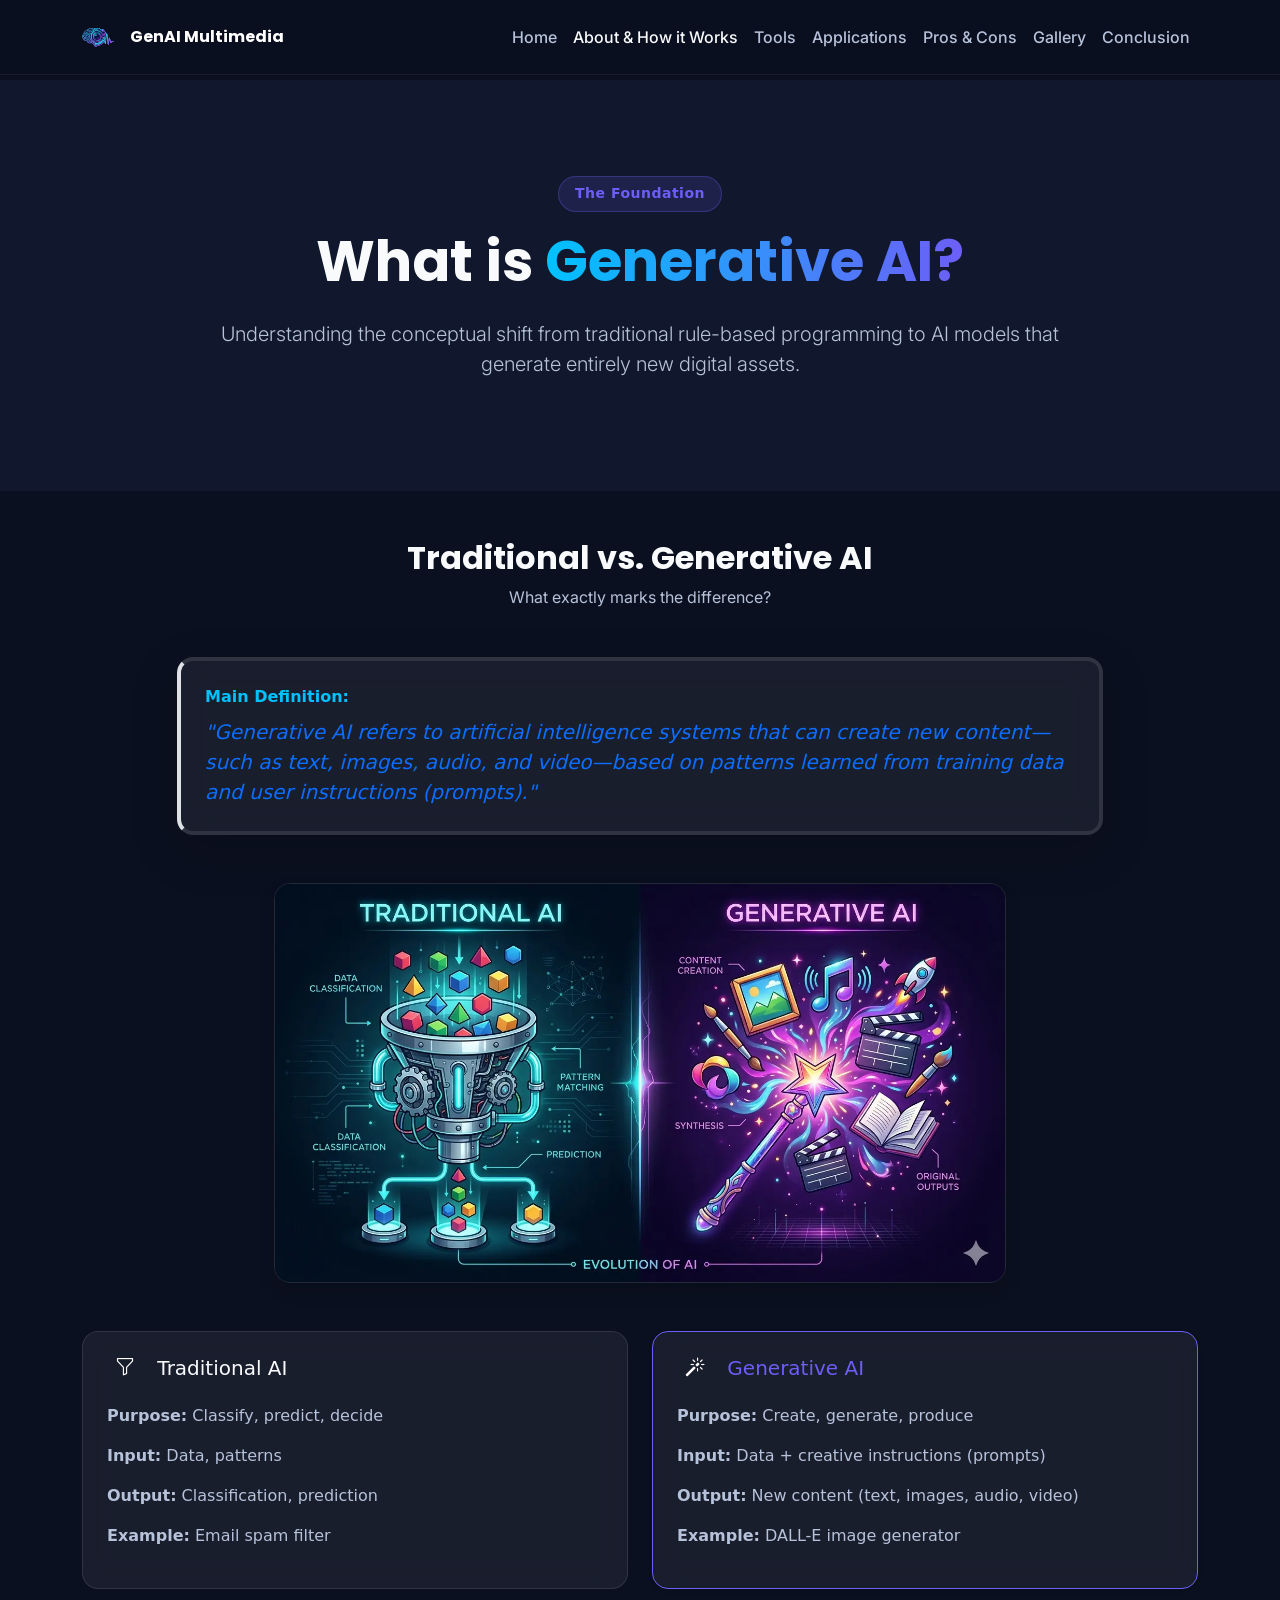
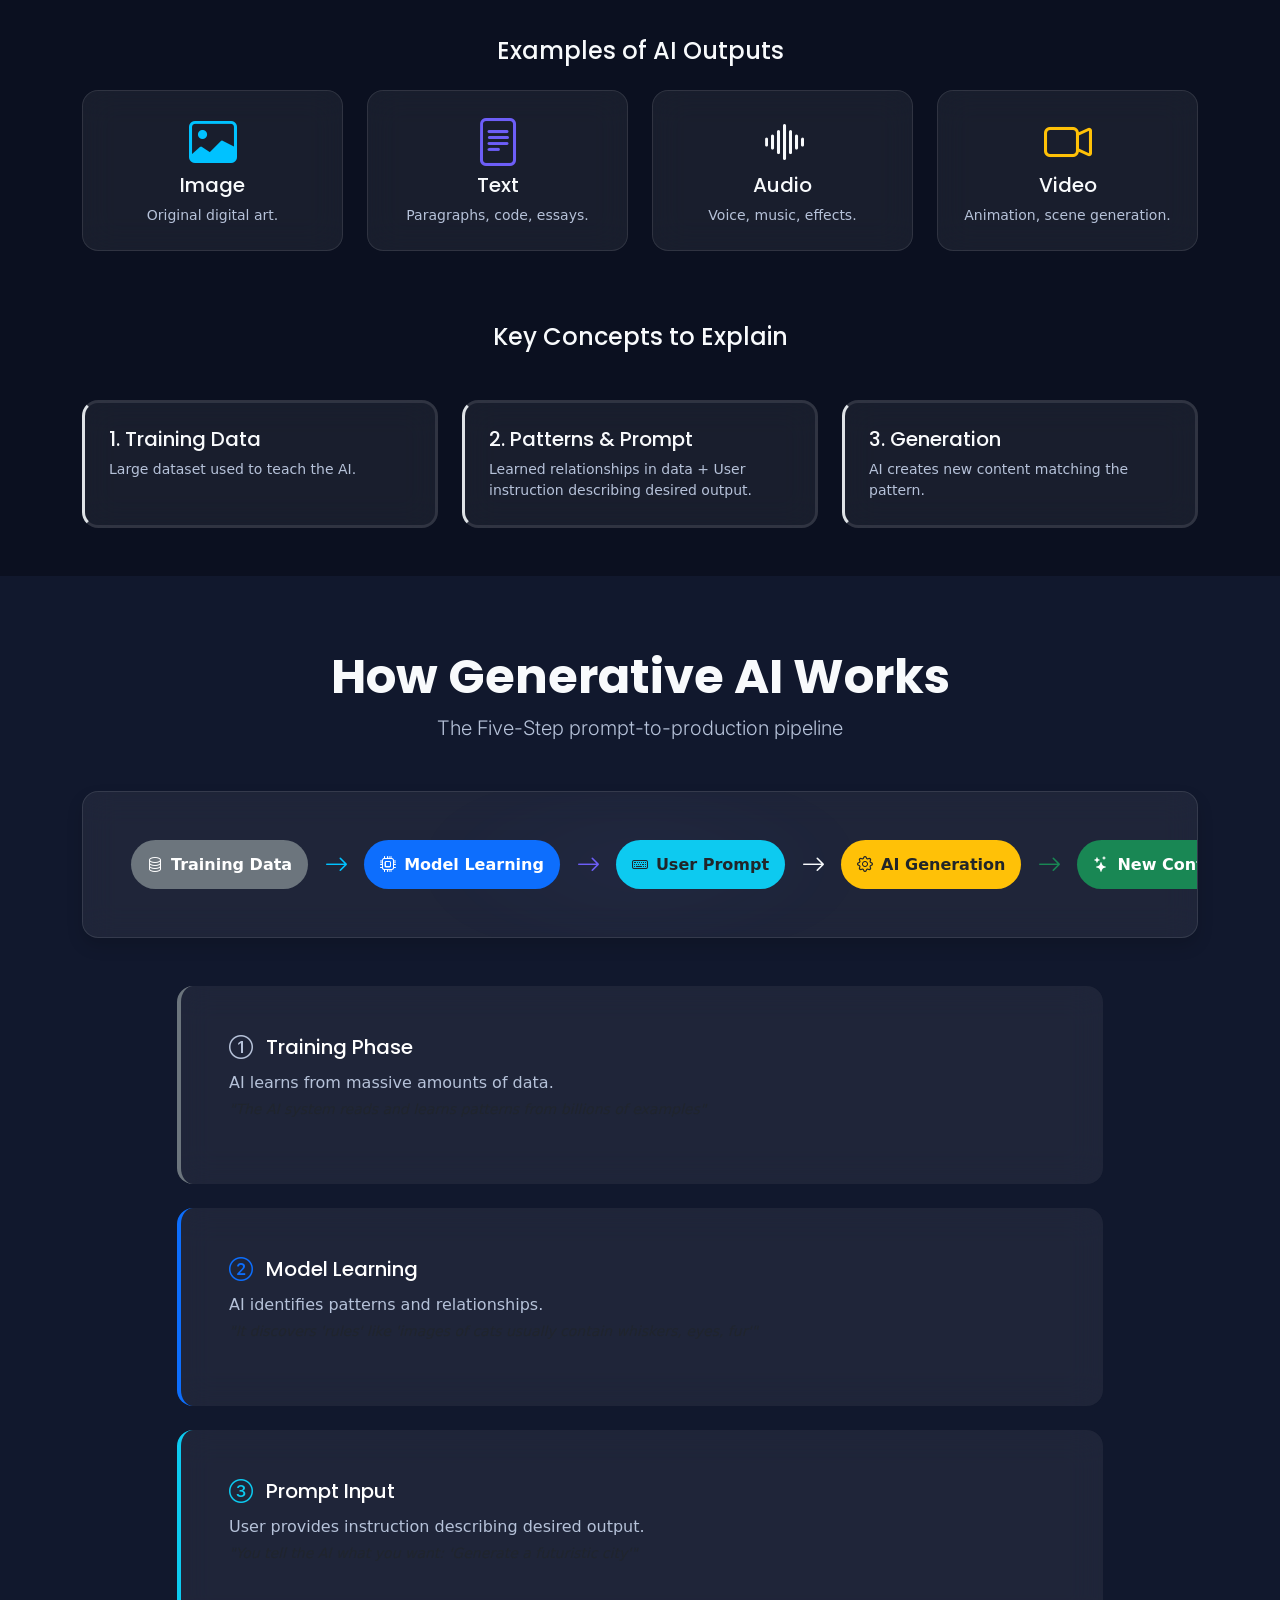
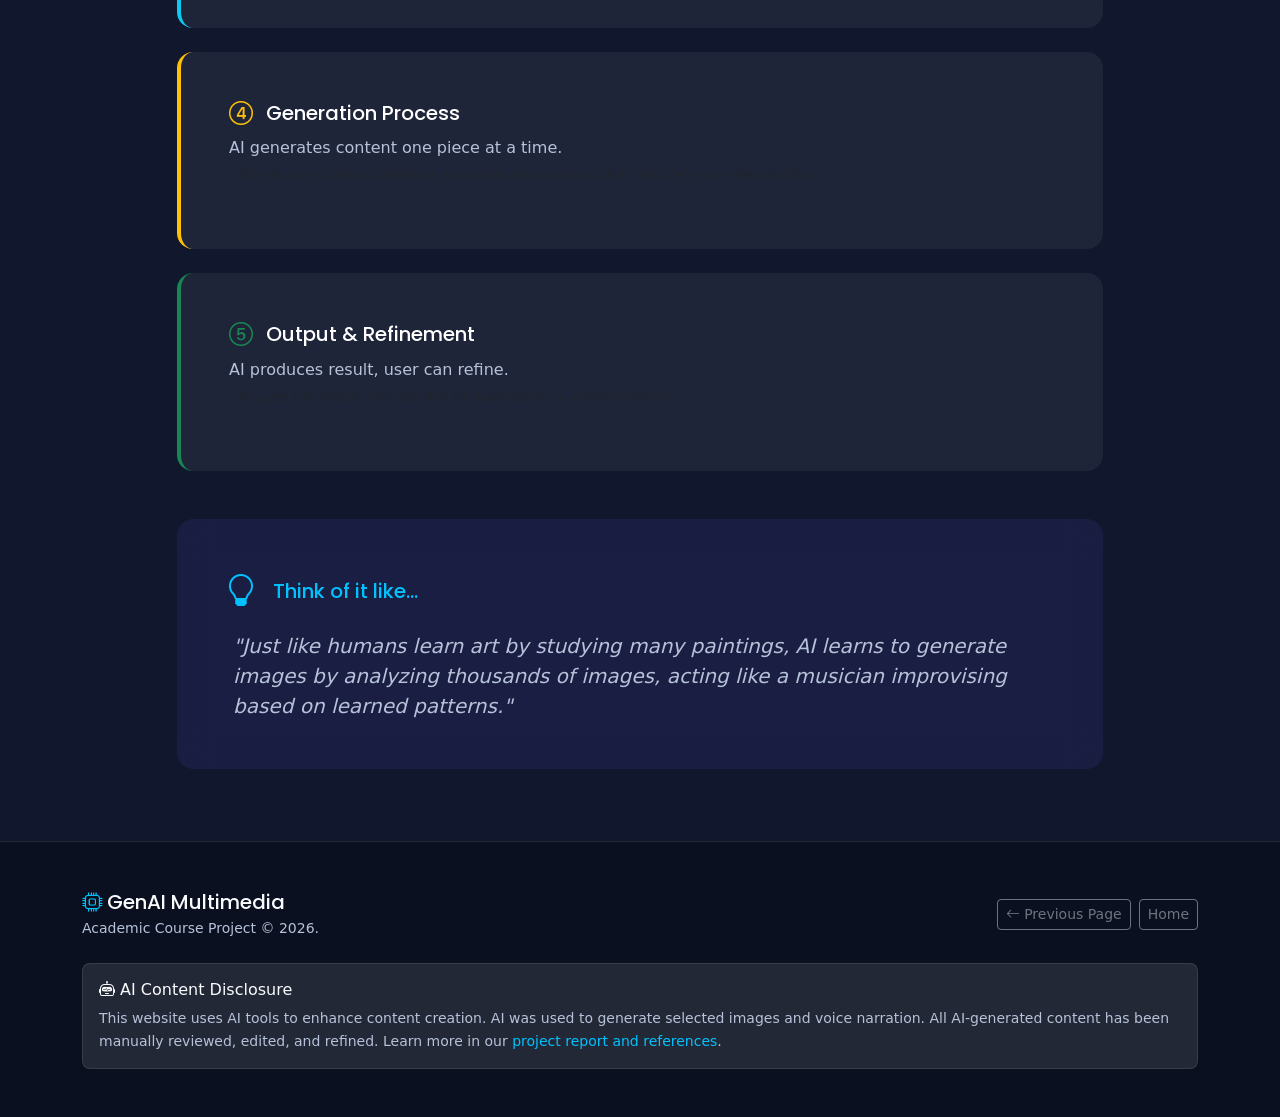
<file: about.html>
<!DOCTYPE html>
<html lang="en">

<head>
    <meta charset="UTF-8">
    <meta name="viewport" content="width=device-width, initial-scale=1.0">
    <title>About | Generative AI in Multimedia Systems</title>
    <link rel="icon" type="image/x-icon" href="./assets/images/logo/logo.svg">
    <link
        href="https://fonts.googleapis.com/css2?family=Inter:wght@300;400;500;600&family=Poppins:wght@500;600;700;800&display=swap"
        rel="stylesheet">
    <link href="https://cdn.jsdelivr.net/npm/bootstrap@5.3.2/dist/css/bootstrap.min.css" rel="stylesheet">
    <link rel="stylesheet" href="https://cdn.jsdelivr.net/npm/bootstrap-icons@1.11.1/font/bootstrap-icons.css">
    <link href="https://cdn.jsdelivr.net/npm/aos@2.3.4/dist/aos.css" rel="stylesheet">

    <link rel="stylesheet" href="assets/css/utilities.css">
    <link rel="stylesheet" href="assets/css/main.css">
    <link rel="stylesheet" href="assets/css/animations.css">
</head>

<body class="dark-theme d-flex flex-column min-vh-100">

    <!-- Navigation -->
    <nav class="navbar navbar-expand-lg navbar-dark fixed-top custom-navbar" id="mainNav">
        <div class="container">
            <a class="navbar-brand d-flex align-items-center" href="index.html">
                <img src="assets/images/logo/logo.svg" alt="Logo" class="me-2 me-md-3"
                    style="width: 32px; height: 32px; object-fit: contain;">
                <span class="font-poppins fw-bold fs-6 fs-md-5">GenAI Multimedia</span>
            </a>
            <button class="navbar-toggler border-0 px-2 py-1" type="button" data-bs-toggle="collapse"
                data-bs-target="#navbarNav" aria-controls="navbarNav" aria-expanded="false"
                aria-label="Toggle navigation">
                <span class="navbar-toggler-icon"></span>
            </button>
            <div class="collapse navbar-collapse mt-3 mt-lg-0" id="navbarNav">
                <ul class="navbar-nav ms-auto font-inter text-center text-lg-start">
                    <li class="nav-item"><a class="nav-link py-2 py-lg-0" href="index.html">Home</a></li>
                    <li class="nav-item"><a class="nav-link py-2 py-lg-0" href="about.html">About & How it Works</a>
                    </li>
                    <li class="nav-item"><a class="nav-link py-2 py-lg-0" href="tools.html">Tools</a></li>
                    <li class="nav-item"><a class="nav-link py-2 py-lg-0" href="applications.html">Applications</a></li>
                    <li class="nav-item"><a class="nav-link py-2 py-lg-0" href="ethics.html">Pros & Cons</a></li>
                    <li class="nav-item"><a class="nav-link py-2 py-lg-0" href="gallery.html">Gallery</a></li>
                    <li class="nav-item"><a class="nav-link py-2 py-lg-0" href="credits.html">Conclusion</a></li>
                </ul>
            </div>
        </div>
    </nav>

    <!-- Header Banner -->
    <header class="py-96 glass-section position-relative" style="margin-top: 80px;">
        <div class="container text-center">
            <div class="badge-custom mb-3" data-aos="fade-down">The Foundation</div>
            <h1 class="display-4 font-poppins fw-bold" data-aos="fade-up">What is <span class="text-gradient">Generative
                    AI?</span></h1>
            <p class="lead text-secondary max-w-reading mt-4 font-inter" data-aos="fade-up" data-aos-delay="100">
                Understanding the conceptual shift from traditional rule-based programming to AI models that generate
                entirely new digital assets.
            </p>
        </div>
    </header>

    <!-- Definition & Comparison -->
    <section class="py-5" id="definition">
        <div class="container">
            <div class="text-center mb-5" data-aos="zoom-in">
                <h2 class="font-poppins fw-bold">Traditional vs. Generative AI</h2>
                <p class="text-secondary font-inter">What exactly marks the difference?</p>
            </div>
            <div class="row mb-5">
                <div class="col-lg-10 mx-auto">
                    <div class="glass-card p-4 border-start border-4 border-accent-cyan shadow-lg" data-aos="fade-up">
                        <p class="mb-2 text-accent-cyan fw-bold">Main Definition:</p>
                        <p class="lead text-primary fst-italic mb-0">"Generative AI refers to artificial intelligence
                            systems that can create new content—such as text, images, audio, and video—based on patterns
                            learned from training data and user instructions (prompts)."</p>
                    </div>
                </div>
            </div>

            <div class="row mb-5">
                <div class="col-lg-10 mx-auto text-center" data-aos="fade-up" data-aos-delay="100">
                    <img src="assets/images/sections/traditional-vs-genai.webp"
                        alt="Traditional vs Generative AI Diagram"
                        class="img-fluid rounded-4 shadow border border-secondary border-opacity-25"
                        style="max-height: 400px; object-fit: contain;">
                </div>
            </div>

            <!-- Comparison Table / Layout -->
            <div class="row align-items-center mb-5 g-4">
                <div class="col-lg-6" data-aos="fade-right">
                    <div class="glass-card p-4 border-light-subtle h-100">
                        <h4 class="h5 text-accent-teal"><i
                                class="bi bi-funnel text-white bg-accent-teal rounded-circle p-2 fs-5 me-2"></i>
                            Traditional AI</h4>
                        <ul class="list-unstyled text-secondary mt-4">
                            <li class="mb-3"><strong>Purpose:</strong> Classify, predict, decide</li>
                            <li class="mb-3"><strong>Input:</strong> Data, patterns</li>
                            <li class="mb-3"><strong>Output:</strong> Classification, prediction</li>
                            <li><strong>Example:</strong> Email spam filter</li>
                        </ul>
                    </div>
                </div>
                <div class="col-lg-6" data-aos="fade-left">
                    <div class="glass-card p-4 border-light-subtle h-100 shadow-sm"
                        style="border-color: var(--accent-purple) !important;">
                        <h4 class="h5 text-accent-purple"><i
                                class="bi bi-magic text-white bg-accent-purple rounded-circle p-2 fs-5 me-2"></i>
                            Generative AI</h4>
                        <ul class="list-unstyled text-secondary mt-4">
                            <li class="mb-3"><strong>Purpose:</strong> Create, generate, produce</li>
                            <li class="mb-3"><strong>Input:</strong> Data + creative instructions (prompts)</li>
                            <li class="mb-3"><strong>Output:</strong> New content (text, images, audio, video)</li>
                            <li><strong>Example:</strong> DALL-E image generator</li>
                        </ul>
                    </div>
                </div>
            </div>

            <!-- Output Types Examples -->
            <h3 class="font-poppins h4 text-center mt-5 mb-4" data-aos="fade-up">Examples of AI Outputs</h3>
            <div class="row g-4 text-center mb-5">
                <div class="col-md-3 col-sm-6" data-aos="fade-up" data-aos-delay="50">
                    <div class="glass-card p-4 h-100 feature-card">
                        <i class="bi bi-image display-5 text-accent-cyan mb-3"></i>
                        <h5 class="font-poppins">Image</h5>
                        <p class="small text-secondary mb-0">Original digital art.</p>
                    </div>
                </div>
                <div class="col-md-3 col-sm-6" data-aos="fade-up" data-aos-delay="100">
                    <div class="glass-card p-4 h-100 feature-card">
                        <i class="bi bi-file-text display-5 text-accent-purple mb-3"></i>
                        <h5 class="font-poppins">Text</h5>
                        <p class="small text-secondary mb-0">Paragraphs, code, essays.</p>
                    </div>
                </div>
                <div class="col-md-3 col-sm-6" data-aos="fade-up" data-aos-delay="150">
                    <div class="glass-card p-4 h-100 feature-card">
                        <i class="bi bi-soundwave display-5 text-accent-teal mb-3"></i>
                        <h5 class="font-poppins">Audio</h5>
                        <p class="small text-secondary mb-0">Voice, music, effects.</p>
                    </div>
                </div>
                <div class="col-md-3 col-sm-6" data-aos="fade-up" data-aos-delay="200">
                    <div class="glass-card p-4 h-100 feature-card">
                        <i class="bi bi-camera-video display-5 text-warning mb-3"></i>
                        <h5 class="font-poppins">Video</h5>
                        <p class="small text-secondary mb-0">Animation, scene generation.</p>
                    </div>
                </div>
            </div>

            <!-- Key Concepts -->
            <div class="row mt-5 g-4">
                <div class="col-12" data-aos="fade-up">
                    <h3 class="font-poppins h4 mb-4 text-center">Key Concepts to Explain</h3>
                </div>
                <div class="col-lg-4 col-md-6" data-aos="fade-up" data-aos-delay="100">
                    <div class="glass-card p-4 h-100 border-start border-3 border-accent-cyan">
                        <h5 class="font-poppins">1. Training Data</h5>
                        <p class="small text-secondary mb-0">Large dataset used to teach the AI.</p>
                    </div>
                </div>
                <div class="col-lg-4 col-md-6" data-aos="fade-up" data-aos-delay="200">
                    <div class="glass-card p-4 h-100 border-start border-3 border-accent-purple">
                        <h5 class="font-poppins">2. Patterns & Prompt</h5>
                        <p class="small text-secondary mb-0">Learned relationships in data + User instruction describing
                            desired output.</p>
                    </div>
                </div>
                <div class="col-lg-4 col-md-12" data-aos="fade-up" data-aos-delay="300">
                    <div class="glass-card p-4 h-100 border-start border-3 border-accent-teal">
                        <h5 class="font-poppins">3. Generation</h5>
                        <p class="small text-secondary mb-0">AI creates new content matching the pattern.</p>
                    </div>
                </div>
            </div>
        </div>
    </section>

    <!-- How It Works Step-by-Step Info -->
    <section class="py-5 glass-section" id="how-it-works">
        <div class="container py-4">
            <div class="text-center mb-5" data-aos="zoom-in">
                <h2 class="font-poppins fw-bold display-5">How Generative AI Works</h2>
                <p class="text-secondary font-inter lead">The Five-Step prompt-to-production pipeline</p>
            </div>

            <!-- Process Overview Diagram -->
            <div class="row mb-5 justify-content-center" data-aos="fade-up">
                <div class="col-lg-12">
                    <div
                        class="glass-card p-4 p-md-5 border-light-subtle shadow text-center position-relative overflow-hidden">
                        <div class="glow-orb"
                            style="top: 50%; left: 50%; transform: translate(-50%, -50%); opacity: 0.1;"></div>
                        <div
                            class="d-flex flex-column flex-lg-row justify-content-between align-items-center position-relative z-1 gap-3">
                            <span class="badge bg-secondary p-3 fs-6 rounded-pill d-flex align-items-center"><i
                                    class="bi bi-database me-2"></i> Training Data</span>
                            <i class="bi bi-arrow-right d-none d-lg-inline fs-4 text-accent-cyan"></i>
                            <i class="bi bi-arrow-down d-lg-none fs-4 text-accent-cyan"></i>
                            <span class="badge bg-primary p-3 fs-6 rounded-pill d-flex align-items-center"><i
                                    class="bi bi-cpu me-2"></i> Model Learning</span>
                            <i class="bi bi-arrow-right d-none d-lg-inline fs-4 text-accent-purple"></i>
                            <i class="bi bi-arrow-down d-lg-none fs-4 text-accent-purple"></i>
                            <span class="badge bg-info text-dark p-3 fs-6 rounded-pill d-flex align-items-center"><i
                                    class="bi bi-keyboard me-2"></i> User Prompt</span>
                            <i class="bi bi-arrow-right d-none d-lg-inline fs-4 text-accent-teal"></i>
                            <i class="bi bi-arrow-down d-lg-none fs-4 text-accent-teal"></i>
                            <span class="badge bg-warning text-dark p-3 fs-6 rounded-pill d-flex align-items-center"><i
                                    class="bi bi-gear me-2"></i> AI Generation</span>
                            <i class="bi bi-arrow-right d-none d-lg-inline fs-4 text-success"></i>
                            <i class="bi bi-arrow-down d-lg-none fs-4 text-success"></i>
                            <span class="badge bg-success p-3 fs-6 rounded-pill d-flex align-items-center"><i
                                    class="bi bi-stars me-2"></i> New Content</span>
                        </div>
                    </div>
                </div>
            </div>

            <!-- Five Step Cards Vertical Stack -->
            <div class="row g-4 justify-content-center">
                <div class="col-lg-10">
                    <div class="glass-card mb-4 p-4 p-md-5 border-start border-0 border-start border-4 border-secondary hover-lift"
                        data-aos="fade-up">
                        <h4 class="font-poppins h5 text-white"><i
                                class="bi bi-1-circle text-secondary me-2 fs-4 align-middle"></i> Training Phase</h4>
                        <p class="text-secondary mb-1">AI learns from massive amounts of data.</p>
                        <p class="small text-muted fst-italic">"The AI system reads and learns patterns from billions of
                            examples"</p>
                    </div>

                    <div class="glass-card mb-4 p-4 p-md-5 border-start border-0 border-start border-4 border-primary hover-lift"
                        data-aos="fade-up">
                        <h4 class="font-poppins h5 text-white"><i
                                class="bi bi-2-circle text-primary me-2 fs-4 align-middle"></i> Model Learning</h4>
                        <p class="text-secondary mb-1">AI identifies patterns and relationships.</p>
                        <p class="small text-muted fst-italic">"It discovers 'rules' like 'images of cats usually
                            contain whiskers, eyes, fur'"</p>
                    </div>

                    <div class="glass-card mb-4 p-4 p-md-5 border-start border-0 border-start border-4 border-info hover-lift"
                        data-aos="fade-up">
                        <h4 class="font-poppins h5 text-white"><i
                                class="bi bi-3-circle text-info me-2 fs-4 align-middle"></i> Prompt Input</h4>
                        <p class="text-secondary mb-1">User provides instruction describing desired output.</p>
                        <p class="small text-muted fst-italic">"You tell the AI what you want: 'Generate a futuristic
                            city'"</p>
                    </div>

                    <div class="glass-card mb-4 p-4 p-md-5 border-start border-0 border-start border-4 border-warning hover-lift"
                        data-aos="fade-up">
                        <h4 class="font-poppins h5 text-white"><i
                                class="bi bi-4-circle text-warning me-2 fs-4 align-middle"></i> Generation Process</h4>
                        <p class="text-secondary mb-1">AI generates content one piece at a time.</p>
                        <p class="small text-muted fst-italic">"The AI uses learned patterns to create new content that
                            matches your description"</p>
                    </div>

                    <div class="glass-card mb-4 p-4 p-md-5 border-start border-0 border-start border-4 border-success hover-lift"
                        data-aos="fade-up">
                        <h4 class="font-poppins h5 text-white"><i
                                class="bi bi-5-circle text-success me-2 fs-4 align-middle"></i> Output & Refinement</h4>
                        <p class="text-secondary mb-1">AI produces result, user can refine.</p>
                        <p class="small text-muted fst-italic">"You get the result and can ask for variations or
                            improvements"</p>
                    </div>

                    <!-- Analogy -->
                    <div class="glass-card border-0 mt-5 p-4 p-lg-5" style="background: rgba(109, 94, 247, 0.1);"
                        data-aos="zoom-in">
                        <div class="d-flex align-items-center mb-3">
                            <i class="bi bi-lightbulb text-accent-cyan fs-2 me-3"></i>
                            <h5 class="text-accent-cyan font-poppins mb-0">Think of it like...</h5>
                        </div>
                        <p class="mb-0 text-secondary lead px-md-2 fst-italic">"Just like humans learn art by studying
                            many paintings, AI learns to generate images by analyzing thousands of images, acting like a
                            musician improvising based on learned patterns."</p>
                    </div>
                </div>
            </div>
        </div>
    </section>

    <!-- Global Footer -->
    <footer class="footer py-5 mt-auto border-top border-light-subtle glass-footer">
        <div class="container">
            <div class="row align-items-center mb-4">
                <div class="col-md-6 text-center text-md-start mb-3 mb-md-0">
                    <h5 class="font-poppins mb-1"><i class="bi bi-cpu text-accent-cyan"></i> GenAI Multimedia</h5>
                    <p class="small text-secondary mb-0">Academic Course Project &copy; 2026.</p>
                </div>
                <div class="col-md-6 text-center text-md-end">
                    <div class="footer-navigation d-inline-flex gap-2">
                        <button class="btn btn-outline-secondary btn-sm" onclick="history.back()"><i
                                class="bi bi-arrow-left"></i> Previous Page</button>
                        <a href="index.html" class="btn btn-outline-secondary btn-sm">Home</a>
                    </div>
                </div>
            </div>

            <div class="row">
                <div class="col-12 text-center text-md-start">
                    <div class="p-3 rounded-3 bg-opacity-10 bg-white border border-light-subtle">
                        <h6 class="text-accent-teal fs-6 mb-2"><i class="bi bi-robot"></i> AI Content Disclosure</h6>
                        <p class="small text-secondary mb-0" style="line-height: 1.6;">
                            This website uses AI tools to enhance content creation. AI was used to generate selected
                            images and voice narration. All AI-generated content has been manually reviewed, edited, and
                            refined. Learn more in our <a href="credits.html"
                                class="text-accent-cyan text-decoration-none">project report and references</a>.
                        </p>
                    </div>
                </div>
            </div>
        </div>
    </footer>

    <!-- Global Footer Setup -->
    <script src="https://cdn.jsdelivr.net/npm/bootstrap@5.3.2/dist/js/bootstrap.bundle.min.js"></script>
    <script src="https://cdn.jsdelivr.net/npm/aos@2.3.4/dist/aos.js"></script>
    <script src="assets/js/animations.js"></script>
</body>

</html>
</file>
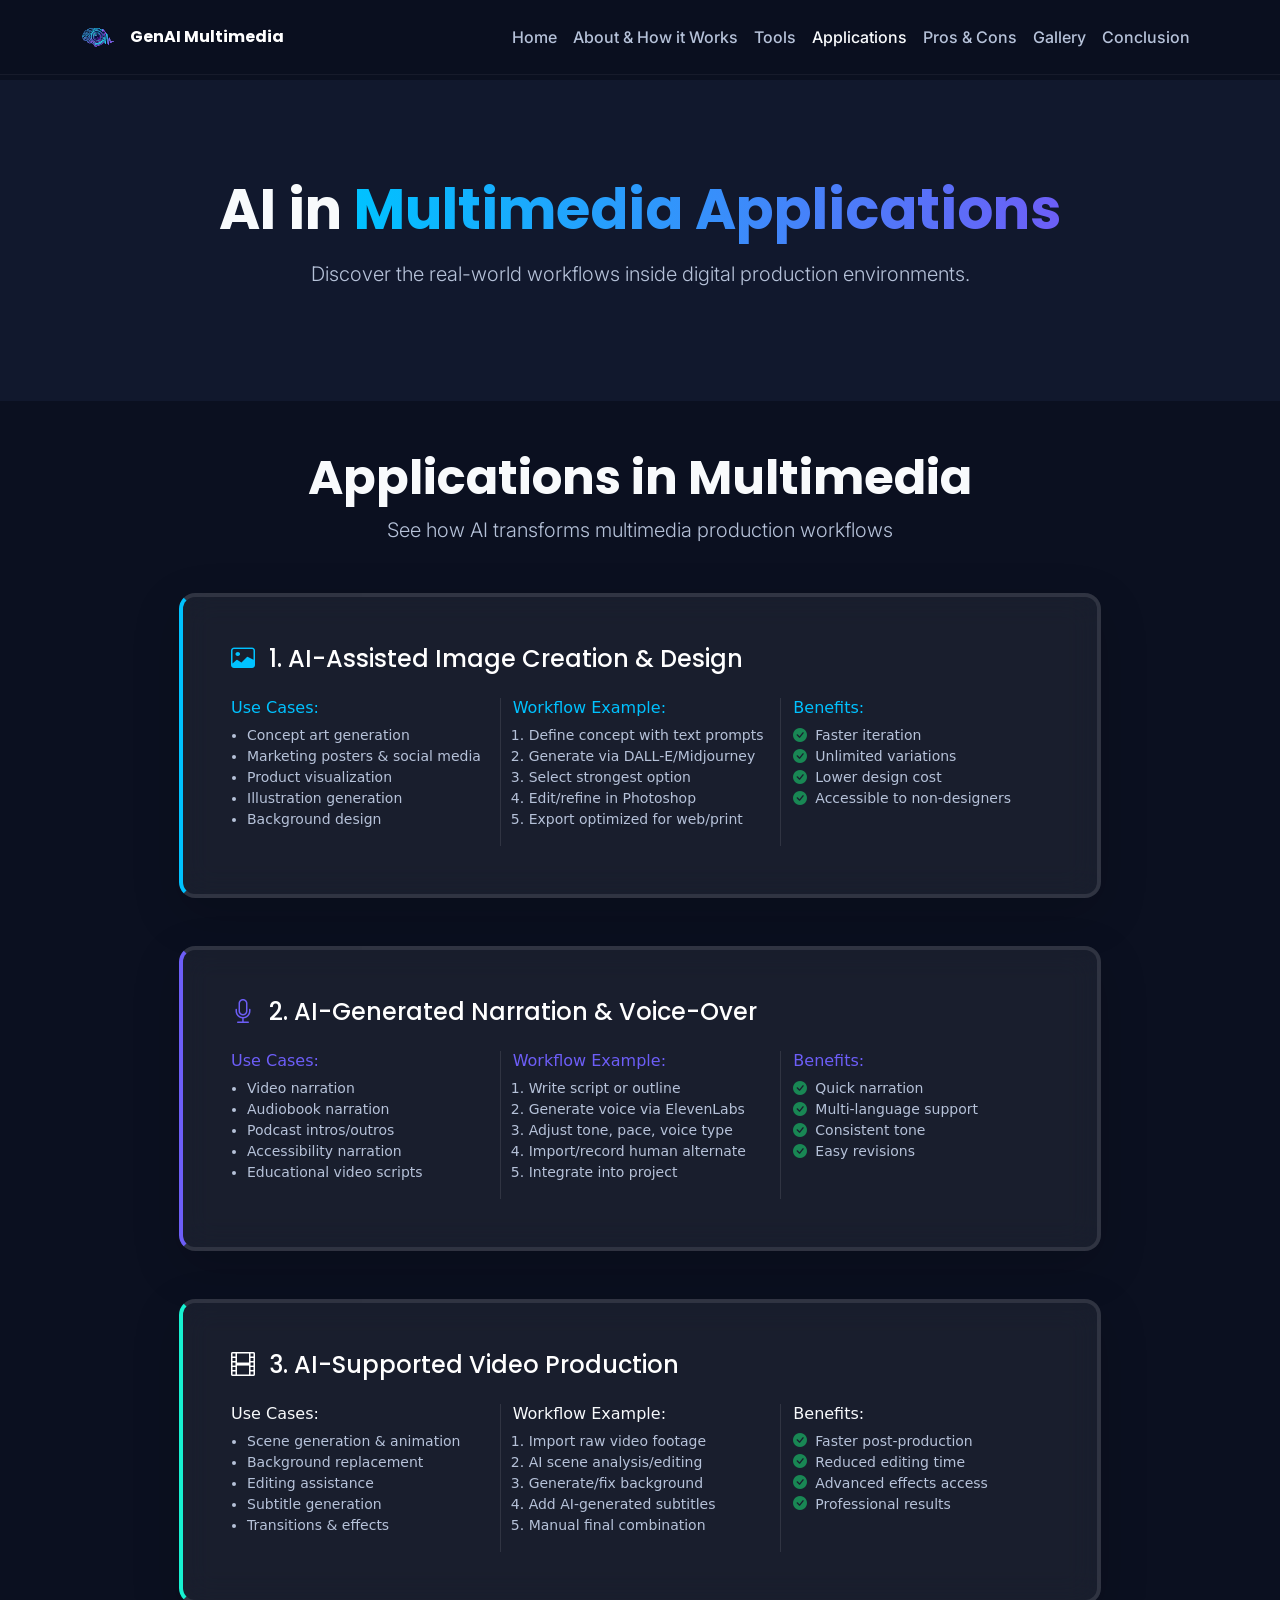
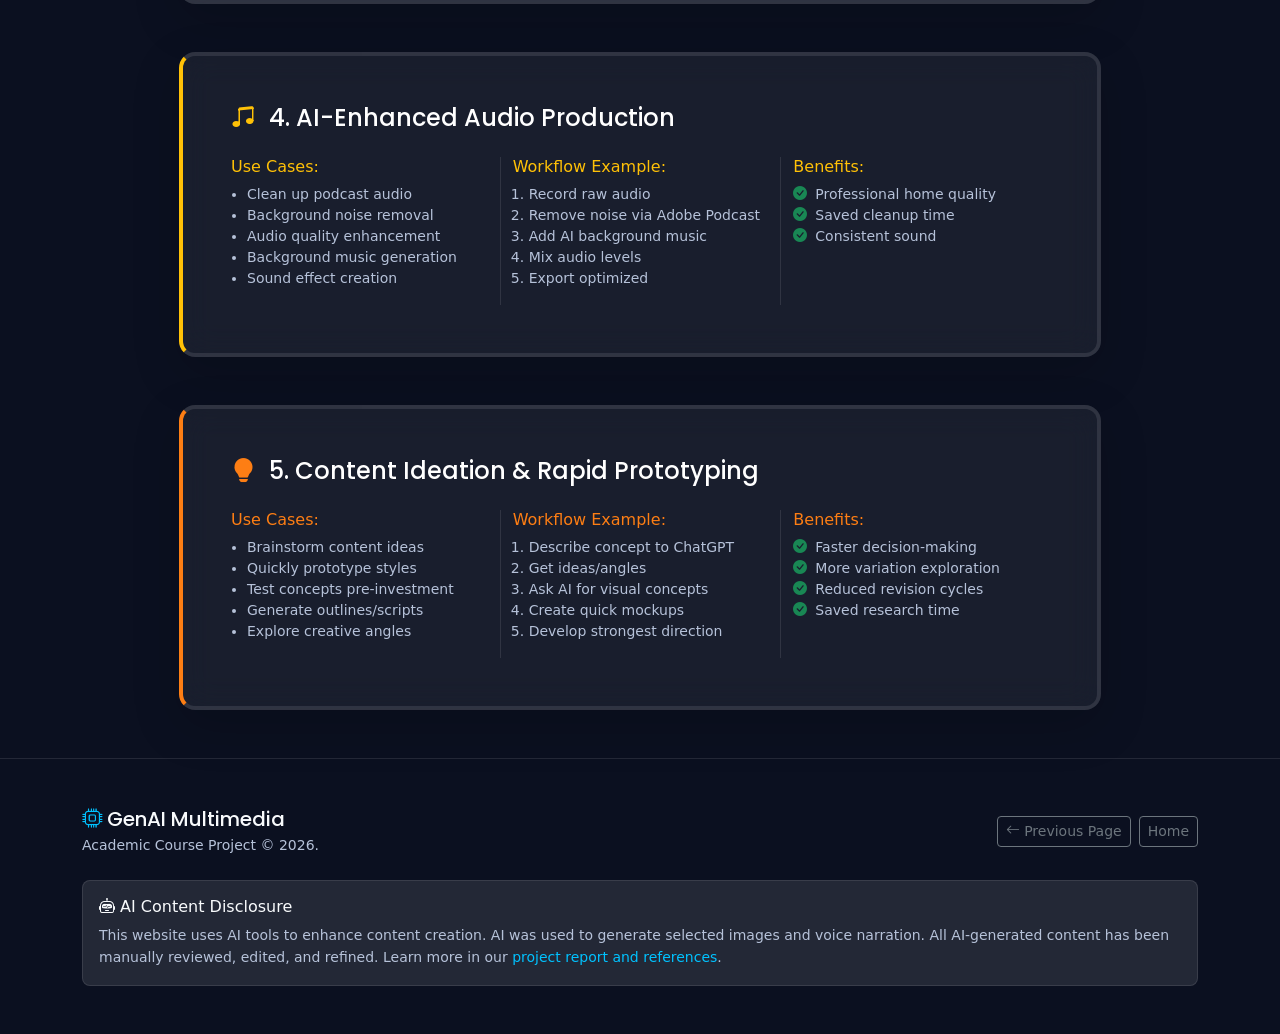
<file: applications.html>
<!DOCTYPE html>
<html lang="en">

<head>
    <meta charset="UTF-8">
    <meta name="viewport" content="width=device-width, initial-scale=1.0">
    <title>Applications | Generative AI in Multimedia Systems</title>
    <link rel="icon" type="image/x-icon" href="./assets/images/logo/logo.svg">
    <!-- Base dependencies omitted or kept minimal for skeleton -->
    <link
        href="https://fonts.googleapis.com/css2?family=Inter:wght@300;400;500;600&family=Poppins:wght@500;600;700;800&display=swap"
        rel="stylesheet">
    <link href="https://cdn.jsdelivr.net/npm/bootstrap@5.3.2/dist/css/bootstrap.min.css" rel="stylesheet">
    <link rel="stylesheet" href="https://cdn.jsdelivr.net/npm/bootstrap-icons@1.11.1/font/bootstrap-icons.css">
    <link href="https://cdn.jsdelivr.net/npm/aos@2.3.4/dist/aos.css" rel="stylesheet">
    <link rel="stylesheet" href="assets/css/utilities.css">
    <link rel="stylesheet" href="assets/css/main.css">
    <link rel="stylesheet" href="assets/css/animations.css">
</head>

<body class="dark-theme d-flex flex-column min-vh-100">

    <!-- Navigation -->
    <nav class="navbar navbar-expand-lg navbar-dark fixed-top custom-navbar" id="mainNav">
        <div class="container">
            <a class="navbar-brand d-flex align-items-center" href="index.html">
                <img src="assets/images/logo/logo.svg" alt="Logo" class="me-2 me-md-3"
                    style="width: 32px; height: 32px; object-fit: contain;">
                <span class="font-poppins fw-bold fs-6 fs-md-5">GenAI Multimedia</span>
            </a>
            <button class="navbar-toggler border-0 px-2 py-1" type="button" data-bs-toggle="collapse"
                data-bs-target="#navbarNav" aria-controls="navbarNav" aria-expanded="false"
                aria-label="Toggle navigation">
                <span class="navbar-toggler-icon"></span>
            </button>
            <div class="collapse navbar-collapse mt-3 mt-lg-0" id="navbarNav">
                <ul class="navbar-nav ms-auto font-inter text-center text-lg-start">
                    <li class="nav-item"><a class="nav-link py-2 py-lg-0" href="index.html">Home</a></li>
                    <li class="nav-item"><a class="nav-link py-2 py-lg-0" href="about.html">About & How it Works</a>
                    </li>
                    <li class="nav-item"><a class="nav-link py-2 py-lg-0" href="tools.html">Tools</a></li>
                    <li class="nav-item"><a class="nav-link py-2 py-lg-0" href="applications.html">Applications</a></li>
                    <li class="nav-item"><a class="nav-link py-2 py-lg-0" href="ethics.html">Pros & Cons</a></li>
                    <li class="nav-item"><a class="nav-link py-2 py-lg-0" href="gallery.html">Gallery</a></li>
                    <li class="nav-item"><a class="nav-link py-2 py-lg-0" href="credits.html">Conclusion</a></li>
                </ul>
            </div>
        </div>
    </nav>

    <header class="py-96 glass-section position-relative" style="margin-top: 80px;">
        <div class="container text-center">
            <h1 class="display-4 font-poppins fw-bold" data-aos="fade-down">AI in <span class="text-gradient">Multimedia
                    Applications</span></h1>
            <p class="lead text-secondary max-w-reading mt-3 font-inter" data-aos="fade-up" data-aos-delay="100">
                Discover the real-world workflows inside digital production environments.
            </p>
        </div>
    </header>

    <section class="py-5">
        <div class="container">
            <div class="text-center mb-5" data-aos="zoom-in">
                <h2 class="font-poppins fw-bold display-5">Applications in Multimedia</h2>
                <p class="text-secondary font-inter lead">See how AI transforms multimedia production workflows</p>
            </div>

            <div class="row g-5 justify-content-center">
                <!-- App 1: AI-Assisted Image Creation -->
                <div class="col-lg-10" data-aos="fade-up">
                    <div class="glass-card p-4 p-md-5 border-start border-4 shadow-lg"
                        style="border-left-color: var(--accent-cyan) !important;">
                        <h3 class="font-poppins h4 text-white mb-4"><i class="bi bi-image me-2 text-accent-cyan"></i> 1.
                            AI-Assisted Image Creation & Design</h3>
                        <div class="row">
                            <div class="col-md-4 mb-4 mb-md-0">
                                <h5 class="h6 text-accent-cyan">Use Cases:</h5>
                                <ul class="text-secondary small ps-3">
                                    <li>Concept art generation</li>
                                    <li>Marketing posters & social media</li>
                                    <li>Product visualization</li>
                                    <li>Illustration generation</li>
                                    <li>Background design</li>
                                </ul>
                            </div>
                            <div class="col-md-4 mb-4 mb-md-0 border-start border-light-subtle">
                                <h5 class="h6 text-accent-cyan">Workflow Example:</h5>
                                <ol class="text-secondary small ps-3">
                                    <li>Define concept with text prompts</li>
                                    <li>Generate via DALL-E/Midjourney</li>
                                    <li>Select strongest option</li>
                                    <li>Edit/refine in Photoshop</li>
                                    <li>Export optimized for web/print</li>
                                </ol>
                            </div>
                            <div class="col-md-4 border-start border-light-subtle">
                                <h5 class="h6 text-accent-cyan">Benefits:</h5>
                                <ul class="list-unstyled text-secondary small">
                                    <li><i class="bi bi-check-circle-fill text-success me-2"></i>Faster iteration</li>
                                    <li><i class="bi bi-check-circle-fill text-success me-2"></i>Unlimited variations
                                    </li>
                                    <li><i class="bi bi-check-circle-fill text-success me-2"></i>Lower design cost</li>
                                    <li><i class="bi bi-check-circle-fill text-success me-2"></i>Accessible to
                                        non-designers</li>
                                </ul>
                            </div>
                        </div>
                    </div>
                </div>

                <!-- App 2: AI-Generated Narration -->
                <div class="col-lg-10" data-aos="fade-up" data-aos-delay="100">
                    <div class="glass-card p-4 p-md-5 border-start border-4 shadow-lg"
                        style="border-left-color: var(--accent-purple) !important;">
                        <h3 class="font-poppins h4 text-white mb-4"><i class="bi bi-mic me-2 text-accent-purple"></i> 2.
                            AI-Generated Narration & Voice-Over</h3>
                        <div class="row">
                            <div class="col-md-4 mb-4 mb-md-0">
                                <h5 class="h6 text-accent-purple">Use Cases:</h5>
                                <ul class="text-secondary small ps-3">
                                    <li>Video narration</li>
                                    <li>Audiobook narration</li>
                                    <li>Podcast intros/outros</li>
                                    <li>Accessibility narration</li>
                                    <li>Educational video scripts</li>
                                </ul>
                            </div>
                            <div class="col-md-4 mb-4 mb-md-0 border-start border-light-subtle">
                                <h5 class="h6 text-accent-purple">Workflow Example:</h5>
                                <ol class="text-secondary small ps-3">
                                    <li>Write script or outline</li>
                                    <li>Generate voice via ElevenLabs</li>
                                    <li>Adjust tone, pace, voice type</li>
                                    <li>Import/record human alternate</li>
                                    <li>Integrate into project</li>
                                </ol>
                            </div>
                            <div class="col-md-4 border-start border-light-subtle">
                                <h5 class="h6 text-accent-purple">Benefits:</h5>
                                <ul class="list-unstyled text-secondary small">
                                    <li><i class="bi bi-check-circle-fill text-success me-2"></i>Quick narration</li>
                                    <li><i class="bi bi-check-circle-fill text-success me-2"></i>Multi-language support
                                    </li>
                                    <li><i class="bi bi-check-circle-fill text-success me-2"></i>Consistent tone</li>
                                    <li><i class="bi bi-check-circle-fill text-success me-2"></i>Easy revisions</li>
                                </ul>
                            </div>
                        </div>
                    </div>
                </div>

                <!-- App 3: AI-Supported Video Production -->
                <div class="col-lg-10" data-aos="fade-up" data-aos-delay="200">
                    <div class="glass-card p-4 p-md-5 border-start border-4 shadow-lg"
                        style="border-left-color: var(--accent-teal) !important;">
                        <h3 class="font-poppins h4 text-white mb-4"><i class="bi bi-film me-2 text-accent-teal"></i> 3.
                            AI-Supported Video Production</h3>
                        <div class="row">
                            <div class="col-md-4 mb-4 mb-md-0">
                                <h5 class="h6 text-accent-teal">Use Cases:</h5>
                                <ul class="text-secondary small ps-3">
                                    <li>Scene generation & animation</li>
                                    <li>Background replacement</li>
                                    <li>Editing assistance</li>
                                    <li>Subtitle generation</li>
                                    <li>Transitions & effects</li>
                                </ul>
                            </div>
                            <div class="col-md-4 mb-4 mb-md-0 border-start border-light-subtle">
                                <h5 class="h6 text-accent-teal">Workflow Example:</h5>
                                <ol class="text-secondary small ps-3">
                                    <li>Import raw video footage</li>
                                    <li>AI scene analysis/editing</li>
                                    <li>Generate/fix background</li>
                                    <li>Add AI-generated subtitles</li>
                                    <li>Manual final combination</li>
                                </ol>
                            </div>
                            <div class="col-md-4 border-start border-light-subtle">
                                <h5 class="h6 text-accent-teal">Benefits:</h5>
                                <ul class="list-unstyled text-secondary small">
                                    <li><i class="bi bi-check-circle-fill text-success me-2"></i>Faster post-production
                                    </li>
                                    <li><i class="bi bi-check-circle-fill text-success me-2"></i>Reduced editing time
                                    </li>
                                    <li><i class="bi bi-check-circle-fill text-success me-2"></i>Advanced effects access
                                    </li>
                                    <li><i class="bi bi-check-circle-fill text-success me-2"></i>Professional results
                                    </li>
                                </ul>
                            </div>
                        </div>
                    </div>
                </div>

                <!-- App 4: AI-Enhanced Audio Production -->
                <div class="col-lg-10" data-aos="fade-up" data-aos-delay="100">
                    <div class="glass-card p-4 p-md-5 border-start border-4 shadow-lg"
                        style="border-left-color: #ffc107 !important;">
                        <h3 class="font-poppins h4 text-white mb-4"><i
                                class="bi bi-music-note-beamed me-2 text-warning"></i> 4. AI-Enhanced Audio Production
                        </h3>
                        <div class="row">
                            <div class="col-md-4 mb-4 mb-md-0">
                                <h5 class="h6 text-warning">Use Cases:</h5>
                                <ul class="text-secondary small ps-3">
                                    <li>Clean up podcast audio</li>
                                    <li>Background noise removal</li>
                                    <li>Audio quality enhancement</li>
                                    <li>Background music generation</li>
                                    <li>Sound effect creation</li>
                                </ul>
                            </div>
                            <div class="col-md-4 mb-4 mb-md-0 border-start border-light-subtle">
                                <h5 class="h6 text-warning">Workflow Example:</h5>
                                <ol class="text-secondary small ps-3">
                                    <li>Record raw audio</li>
                                    <li>Remove noise via Adobe Podcast</li>
                                    <li>Add AI background music</li>
                                    <li>Mix audio levels</li>
                                    <li>Export optimized</li>
                                </ol>
                            </div>
                            <div class="col-md-4 border-start border-light-subtle">
                                <h5 class="h6 text-warning">Benefits:</h5>
                                <ul class="list-unstyled text-secondary small">
                                    <li><i class="bi bi-check-circle-fill text-success me-2"></i>Professional home
                                        quality</li>
                                    <li><i class="bi bi-check-circle-fill text-success me-2"></i>Saved cleanup time</li>
                                    <li><i class="bi bi-check-circle-fill text-success me-2"></i>Consistent sound</li>
                                </ul>
                            </div>
                        </div>
                    </div>
                </div>

                <!-- App 5: Content Ideation & Rapid Prototyping -->
                <div class="col-lg-10" data-aos="fade-up" data-aos-delay="200">
                    <div class="glass-card p-4 p-md-5 border-start border-4 shadow-lg"
                        style="border-left-color: #fd7e14 !important;">
                        <h3 class="font-poppins h4 text-white mb-4"><i class="bi bi-lightbulb-fill me-2"
                                style="color: #fd7e14;"></i> 5. Content Ideation & Rapid Prototyping</h3>
                        <div class="row">
                            <div class="col-md-4 mb-4 mb-md-0">
                                <h5 class="h6" style="color: #fd7e14;">Use Cases:</h5>
                                <ul class="text-secondary small ps-3">
                                    <li>Brainstorm content ideas</li>
                                    <li>Quickly prototype styles</li>
                                    <li>Test concepts pre-investment</li>
                                    <li>Generate outlines/scripts</li>
                                    <li>Explore creative angles</li>
                                </ul>
                            </div>
                            <div class="col-md-4 mb-4 mb-md-0 border-start border-light-subtle">
                                <h5 class="h6" style="color: #fd7e14;">Workflow Example:</h5>
                                <ol class="text-secondary small ps-3">
                                    <li>Describe concept to ChatGPT</li>
                                    <li>Get ideas/angles</li>
                                    <li>Ask AI for visual concepts</li>
                                    <li>Create quick mockups</li>
                                    <li>Develop strongest direction</li>
                                </ol>
                            </div>
                            <div class="col-md-4 border-start border-light-subtle">
                                <h5 class="h6" style="color: #fd7e14;">Benefits:</h5>
                                <ul class="list-unstyled text-secondary small">
                                    <li><i class="bi bi-check-circle-fill text-success me-2"></i>Faster decision-making
                                    </li>
                                    <li><i class="bi bi-check-circle-fill text-success me-2"></i>More variation
                                        exploration</li>
                                    <li><i class="bi bi-check-circle-fill text-success me-2"></i>Reduced revision cycles
                                    </li>
                                    <li><i class="bi bi-check-circle-fill text-success me-2"></i>Saved research time
                                    </li>
                                </ul>
                            </div>
                        </div>
                    </div>
                </div>

            </div>
        </div>
    </section>

    <!-- Global Footer -->
    <footer class="footer py-5 mt-auto border-top border-light-subtle glass-footer">
        <div class="container">
            <div class="row align-items-center mb-4">
                <div class="col-md-6 text-center text-md-start mb-3 mb-md-0">
                    <h5 class="font-poppins mb-1"><i class="bi bi-cpu text-accent-cyan"></i> GenAI Multimedia</h5>
                    <p class="small text-secondary mb-0">Academic Course Project &copy; 2026.</p>
                </div>
                <div class="col-md-6 text-center text-md-end">
                    <div class="footer-navigation d-inline-flex gap-2">
                        <button class="btn btn-outline-secondary btn-sm" onclick="history.back()"><i
                                class="bi bi-arrow-left"></i> Previous Page</button>
                        <a href="index.html" class="btn btn-outline-secondary btn-sm">Home</a>
                    </div>
                </div>
            </div>

            <div class="row">
                <div class="col-12 text-center text-md-start">
                    <div class="p-3 rounded-3 bg-opacity-10 bg-white border border-light-subtle">
                        <h6 class="text-accent-teal fs-6 mb-2"><i class="bi bi-robot"></i> AI Content Disclosure</h6>
                        <p class="small text-secondary mb-0" style="line-height: 1.6;">
                            This website uses AI tools to enhance content creation. AI was used to generate selected
                            images and voice narration. All AI-generated content has been manually reviewed, edited, and
                            refined. Learn more in our <a href="credits.html"
                                class="text-accent-cyan text-decoration-none">project report and references</a>.
                        </p>
                    </div>
                </div>
            </div>
        </div>
    </footer>

    <!-- Scripts -->
    <script src="https://cdn.jsdelivr.net/npm/bootstrap@5.3.2/dist/js/bootstrap.bundle.min.js"></script>
    <script src="https://cdn.jsdelivr.net/npm/aos@2.3.4/dist/aos.js"></script>
    <script src="assets/js/animations.js"></script>
</body>

</html>
</file>
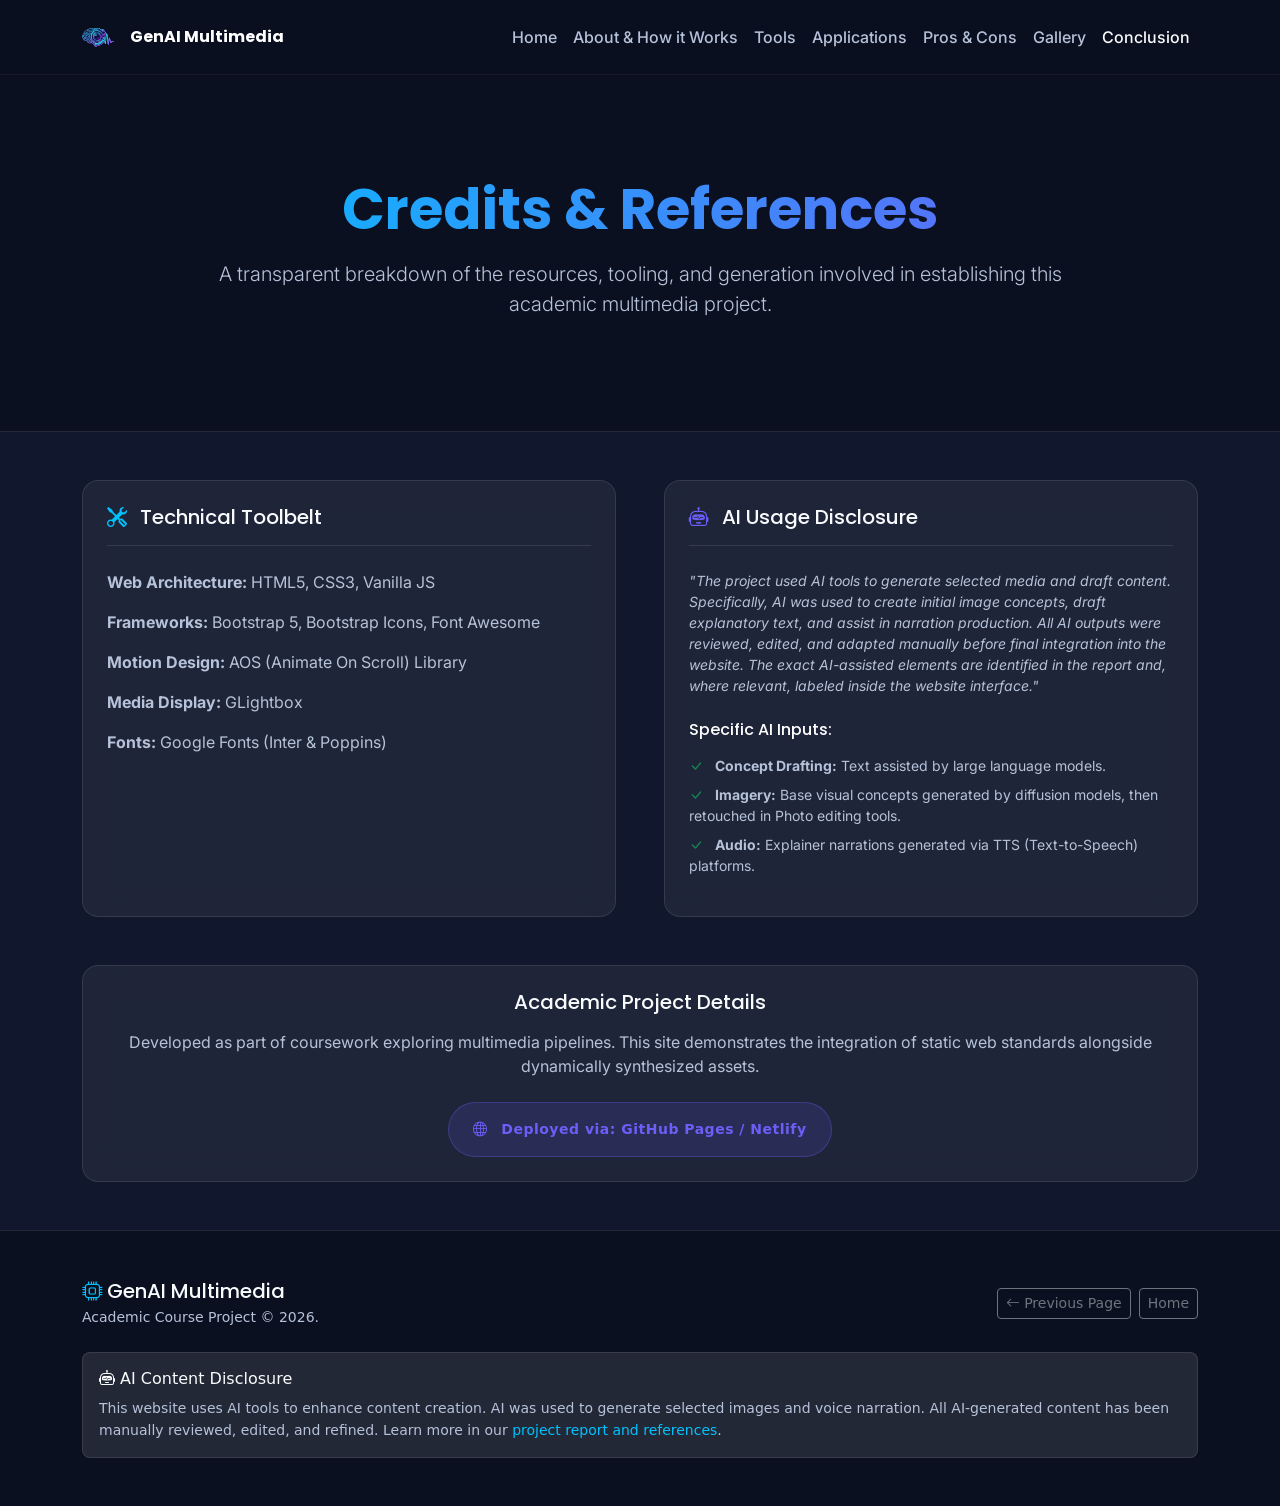
<file: credits.html>
<!DOCTYPE html>
<html lang="en">

<head>
    <meta charset="UTF-8">
    <meta name="viewport" content="width=device-width, initial-scale=1.0">
    <title>Credits & AI Disclosure | Generative AI in Multimedia Systems</title>
    <link rel="icon" type="image/x-icon" href="./assets/images/logo/logo.svg">
    <!-- Base dependencies omitted or kept minimal for skeleton -->
    <link
        href="https://fonts.googleapis.com/css2?family=Inter:wght@300;400;500;600&family=Poppins:wght@500;600;700;800&display=swap"
        rel="stylesheet">
    <link href="https://cdn.jsdelivr.net/npm/bootstrap@5.3.2/dist/css/bootstrap.min.css" rel="stylesheet">
    <link rel="stylesheet" href="https://cdn.jsdelivr.net/npm/bootstrap-icons@1.11.1/font/bootstrap-icons.css">
    <link href="https://cdn.jsdelivr.net/npm/aos@2.3.4/dist/aos.css" rel="stylesheet">
    <link rel="stylesheet" href="assets/css/utilities.css">
    <link rel="stylesheet" href="assets/css/main.css">
    <link rel="stylesheet" href="assets/css/animations.css">
</head>

<body class="dark-theme d-flex flex-column min-vh-100">

    <!-- Navigation -->
    <nav class="navbar navbar-expand-lg navbar-dark fixed-top custom-navbar" id="mainNav">
        <div class="container">
            <a class="navbar-brand d-flex align-items-center" href="index.html">
                <img src="assets/images/logo/logo.svg" alt="Logo" class="me-2 me-md-3"
                    style="width: 32px; height: 32px; object-fit: contain;">
                <span class="font-poppins fw-bold fs-6 fs-md-5">GenAI Multimedia</span>
            </a>
            <button class="navbar-toggler border-0 px-2 py-1" type="button" data-bs-toggle="collapse"
                data-bs-target="#navbarNav" aria-controls="navbarNav" aria-expanded="false"
                aria-label="Toggle navigation">
                <span class="navbar-toggler-icon"></span>
            </button>
            <div class="collapse navbar-collapse mt-3 mt-lg-0" id="navbarNav">
                <ul class="navbar-nav ms-auto font-inter text-center text-lg-start">
                    <li class="nav-item"><a class="nav-link py-2 py-lg-0" href="index.html">Home</a></li>
                    <li class="nav-item"><a class="nav-link py-2 py-lg-0" href="about.html">About & How it Works</a>
                    </li>
                    <li class="nav-item"><a class="nav-link py-2 py-lg-0" href="tools.html">Tools</a></li>
                    <li class="nav-item"><a class="nav-link py-2 py-lg-0" href="applications.html">Applications</a></li>
                    <li class="nav-item"><a class="nav-link py-2 py-lg-0" href="ethics.html">Pros & Cons</a></li>
                    <li class="nav-item"><a class="nav-link py-2 py-lg-0" href="gallery.html">Gallery</a></li>
                    <li class="nav-item"><a class="nav-link py-2 py-lg-0" href="credits.html">Conclusion</a></li>
                </ul>
            </div>
        </div>
    </nav>

    <header class="py-96 position-relative border-bottom border-light-subtle" style="margin-top: 80px;">
        <div class="container text-center">
            <h1 class="display-4 font-poppins fw-bold text-gradient" data-aos="fade-down">Credits & References</h1>
            <p class="lead text-secondary max-w-reading mt-3 font-inter" data-aos="fade-up">
                A transparent breakdown of the resources, tooling, and generation involved in establishing this academic
                multimedia project.
            </p>
        </div>
    </header>

    <section class="py-5 glass-section">
        <div class="container">
            <div class="row g-5">

                <!-- Tools & Dependencies -->
                <div class="col-lg-6" data-aos="fade-right">
                    <div class="glass-card p-4 h-100">
                        <h3 class="font-poppins h5 mb-4 border-bottom border-light-subtle pb-3"><i
                                class="bi bi-tools text-accent-cyan me-2"></i> Technical Toolbelt</h3>
                        <ul class="list-unstyled text-secondary font-inter">
                            <li class="mb-3">
                                <strong>Web Architecture:</strong> HTML5, CSS3, Vanilla JS
                            </li>
                            <li class="mb-3">
                                <strong>Frameworks:</strong> Bootstrap 5, Bootstrap Icons, Font Awesome
                            </li>
                            <li class="mb-3">
                                <strong>Motion Design:</strong> AOS (Animate On Scroll) Library
                            </li>
                            <li class="mb-3">
                                <strong>Media Display:</strong> GLightbox
                            </li>
                            <li class="mb-3">
                                <strong>Fonts:</strong> Google Fonts (Inter & Poppins)
                            </li>
                        </ul>
                    </div>
                </div>

                <!-- AI Usage Disclosure -->
                <div class="col-lg-6" data-aos="fade-left">
                    <div class="glass-card p-4 h-100">
                        <h3 class="font-poppins h5 mb-4 border-bottom border-light-subtle pb-3"><i
                                class="bi bi-robot text-accent-purple me-2"></i> AI Usage Disclosure</h3>
                        <div class="mb-4">
                            <p class="font-inter text-secondary small">
                                <em>"The project used AI tools to generate selected media and draft content.
                                    Specifically, AI was used to create initial image concepts, draft explanatory text,
                                    and assist in narration production. All AI outputs were reviewed, edited, and
                                    adapted manually before final integration into the website. The exact AI-assisted
                                    elements are identified in the report and, where relevant, labeled inside the
                                    website interface."</em>
                            </p>
                        </div>
                        <h5 class="h6 font-poppins text-white">Specific AI Inputs:</h5>
                        <ul class="list-unstyled text-secondary font-inter small mt-3">
                            <li class="mb-2"><i class="bi bi-check-lg text-success me-2"></i> <strong>Concept
                                    Drafting:</strong> Text assisted by large language models.</li>
                            <li class="mb-2"><i class="bi bi-check-lg text-success me-2"></i> <strong>Imagery:</strong>
                                Base visual concepts generated by diffusion models, then retouched in Photo editing
                                tools.</li>
                            <li class="mb-2"><i class="bi bi-check-lg text-success me-2"></i> <strong>Audio:</strong>
                                Explainer narrations generated via TTS (Text-to-Speech) platforms.</li>
                        </ul>
                    </div>
                </div>

                <!-- Credits & Mentions -->
                <div class="col-12" data-aos="fade-up">
                    <div class="glass-card p-4 text-center">
                        <h3 class="font-poppins h5 mb-3">Academic Project Details</h3>
                        <p class="text-secondary font-inter mb-4">Developed as part of coursework exploring multimedia
                            pipelines. This site demonstrates the integration of static web standards alongside
                            dynamically synthesized assets.</p>

                        <div class="badge-custom d-inline-flex gap-3 px-4 py-3 align-items-center">
                            <span><i class="bi bi-globe me-2"></i> Deployed via: GitHub Pages / Netlify</span>
                        </div>
                    </div>
                </div>

            </div>
        </div>
    </section>

    <!-- Global Footer -->
    <footer class="footer py-5 mt-auto border-top border-light-subtle glass-footer">
        <div class="container">
            <div class="row align-items-center mb-4">
                <div class="col-md-6 text-center text-md-start mb-3 mb-md-0">
                    <h5 class="font-poppins mb-1"><i class="bi bi-cpu text-accent-cyan"></i> GenAI Multimedia</h5>
                    <p class="small text-secondary mb-0">Academic Course Project &copy; 2026.</p>
                </div>
                <div class="col-md-6 text-center text-md-end">
                    <div class="footer-navigation d-inline-flex gap-2">
                        <button class="btn btn-outline-secondary btn-sm" onclick="history.back()"><i
                                class="bi bi-arrow-left"></i> Previous Page</button>
                        <a href="index.html" class="btn btn-outline-secondary btn-sm">Home</a>
                    </div>
                </div>
            </div>

            <div class="row">
                <div class="col-12 text-center text-md-start">
                    <div class="p-3 rounded-3 bg-opacity-10 bg-white border border-light-subtle">
                        <h6 class="text-accent-teal fs-6 mb-2"><i class="bi bi-robot"></i> AI Content Disclosure</h6>
                        <p class="small text-secondary mb-0" style="line-height: 1.6;">
                            This website uses AI tools to enhance content creation. AI was used to generate selected
                            images and voice narration. All AI-generated content has been manually reviewed, edited, and
                            refined. Learn more in our <a href="credits.html"
                                class="text-accent-cyan text-decoration-none">project report and references</a>.
                        </p>
                    </div>
                </div>
            </div>
        </div>
    </footer>

    <!-- Scripts -->
    <script src="https://cdn.jsdelivr.net/npm/bootstrap@5.3.2/dist/js/bootstrap.bundle.min.js"></script>
    <script src="https://cdn.jsdelivr.net/npm/aos@2.3.4/dist/aos.js"></script>
    <script src="assets/js/animations.js"></script>
</body>

</html>
</file>
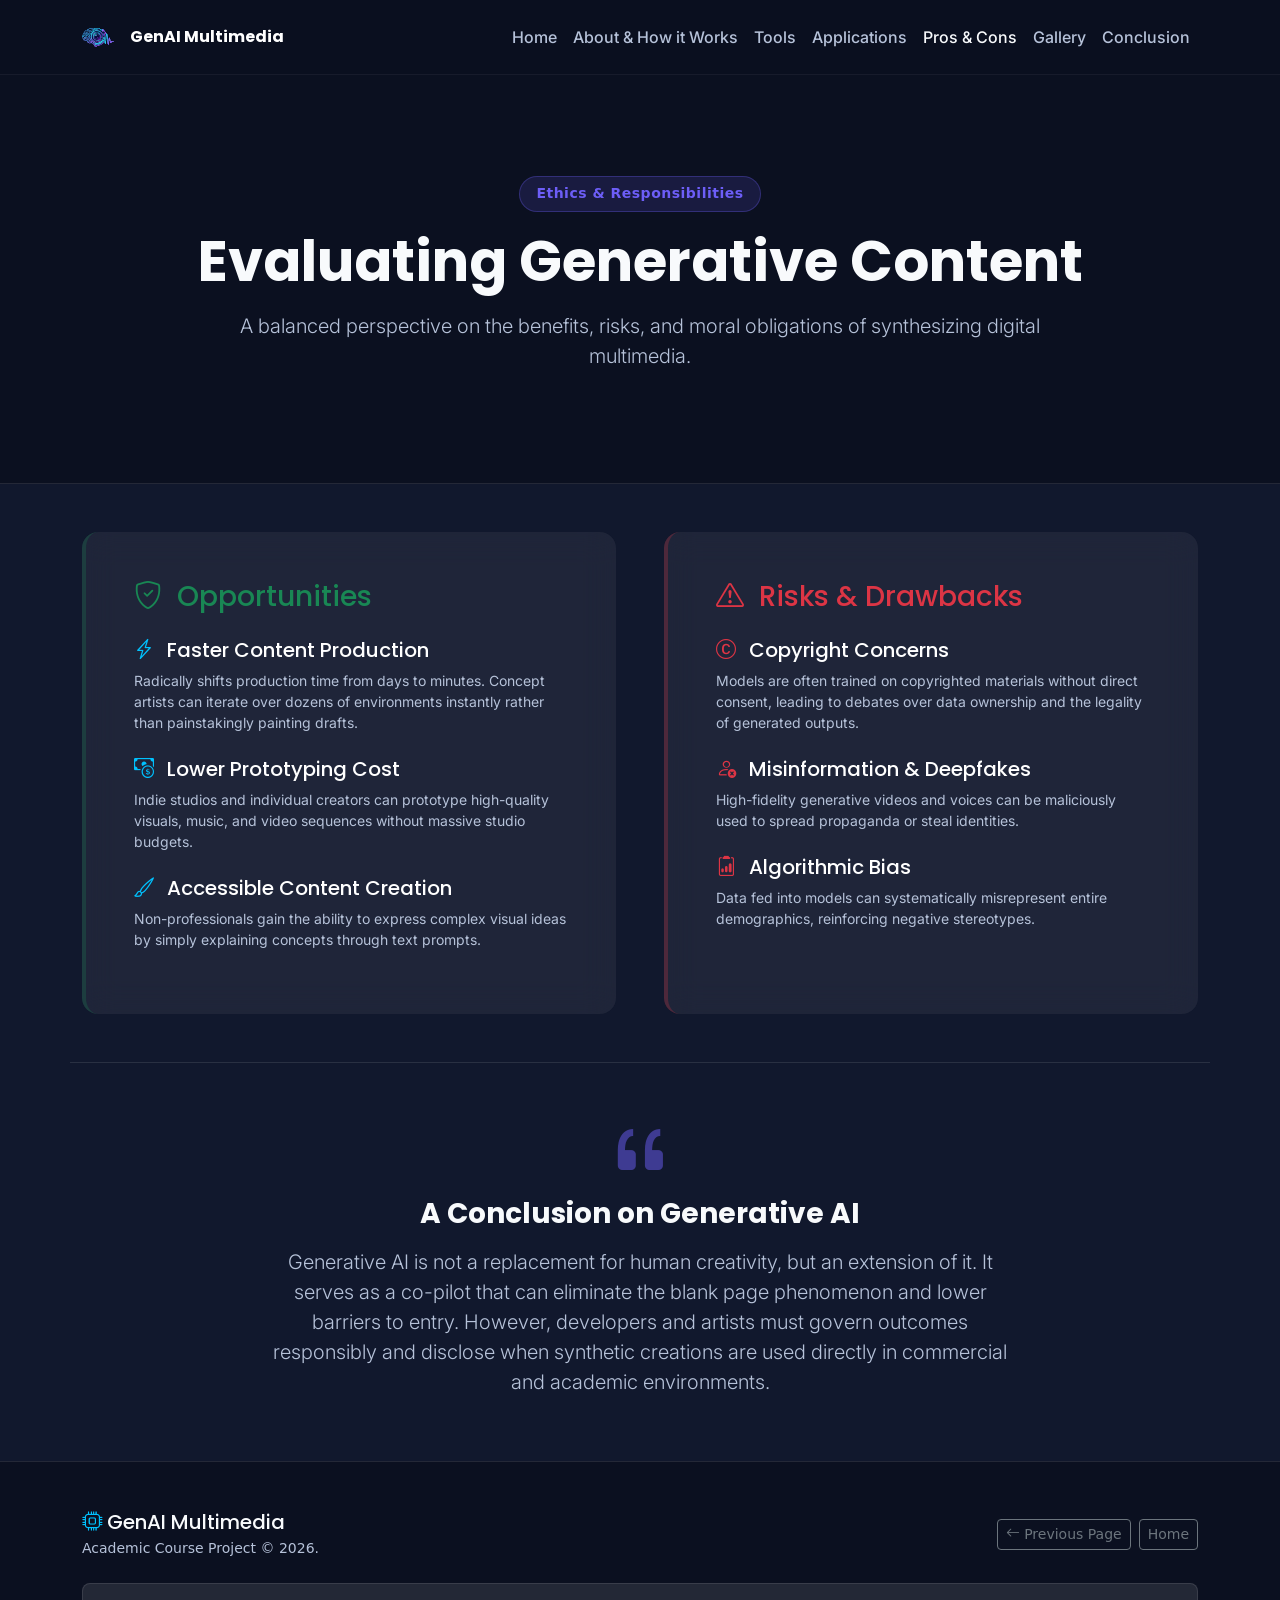
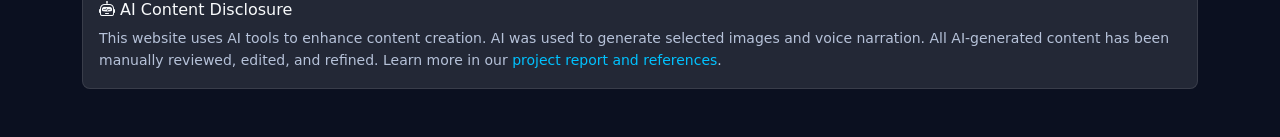
<file: ethics.html>
<!DOCTYPE html>
<html lang="en">

<head>
    <meta charset="UTF-8">
    <meta name="viewport" content="width=device-width, initial-scale=1.0">
    <title>Ethics & Pros/Cons | Generative AI in Multimedia Systems</title>
    <link rel="icon" type="image/x-icon" href="./assets/images/logo/logo.svg">
    <link
        href="https://fonts.googleapis.com/css2?family=Inter:wght@300;400;500;600&family=Poppins:wght@500;600;700;800&display=swap"
        rel="stylesheet">
    <link href="https://cdn.jsdelivr.net/npm/bootstrap@5.3.2/dist/css/bootstrap.min.css" rel="stylesheet">
    <link rel="stylesheet" href="https://cdn.jsdelivr.net/npm/bootstrap-icons@1.11.1/font/bootstrap-icons.css">
    <link href="https://cdn.jsdelivr.net/npm/aos@2.3.4/dist/aos.css" rel="stylesheet">
    <link rel="stylesheet" href="assets/css/utilities.css">
    <link rel="stylesheet" href="assets/css/main.css">
    <link rel="stylesheet" href="assets/css/animations.css">
</head>

<body class="dark-theme d-flex flex-column min-vh-100">

    <!-- Navigation -->
    <nav class="navbar navbar-expand-lg navbar-dark fixed-top custom-navbar" id="mainNav">
        <div class="container">
            <a class="navbar-brand d-flex align-items-center" href="index.html">
                <img src="assets/images/logo/logo.svg" alt="Logo" class="me-2 me-md-3"
                    style="width: 32px; height: 32px; object-fit: contain;">
                <span class="font-poppins fw-bold fs-6 fs-md-5">GenAI Multimedia</span>
            </a>
            <button class="navbar-toggler border-0 px-2 py-1" type="button" data-bs-toggle="collapse"
                data-bs-target="#navbarNav" aria-controls="navbarNav" aria-expanded="false"
                aria-label="Toggle navigation">
                <span class="navbar-toggler-icon"></span>
            </button>
            <div class="collapse navbar-collapse mt-3 mt-lg-0" id="navbarNav">
                <ul class="navbar-nav ms-auto font-inter text-center text-lg-start">
                    <li class="nav-item"><a class="nav-link py-2 py-lg-0" href="index.html">Home</a></li>
                    <li class="nav-item"><a class="nav-link py-2 py-lg-0" href="about.html">About & How it Works</a>
                    </li>
                    <li class="nav-item"><a class="nav-link py-2 py-lg-0" href="tools.html">Tools</a></li>
                    <li class="nav-item"><a class="nav-link py-2 py-lg-0" href="applications.html">Applications</a></li>
                    <li class="nav-item"><a class="nav-link py-2 py-lg-0" href="ethics.html">Pros & Cons</a></li>
                    <li class="nav-item"><a class="nav-link py-2 py-lg-0" href="gallery.html">Gallery</a></li>
                    <li class="nav-item"><a class="nav-link py-2 py-lg-0" href="credits.html">Conclusion</a></li>
                </ul>
            </div>
        </div>
    </nav>

    <header class="py-96 position-relative border-bottom border-light-subtle" style="margin-top: 80px;">
        <div class="container text-center">
            <div class="badge-custom mb-3" data-aos="fade-down">Ethics & Responsibilities</div>
            <h1 class="display-4 font-poppins fw-bold" data-aos="fade-up">Evaluating Generative Content</h1>
            <p class="lead text-secondary max-w-reading mt-3 font-inter" data-aos="fade-up" data-aos-delay="100">
                A balanced perspective on the benefits, risks, and moral obligations of synthesizing digital multimedia.
            </p>
        </div>
    </header>

    <section class="py-5 glass-section">
        <div class="container">
            <!-- 2 Column Layout Pros / Cons -->
            <div class="row g-5">
                <div class="col-md-6" data-aos="fade-right">
                    <div
                        class="glass-card p-4 p-md-5 border-success border-opacity-25 h-100 position-relative border-top-0 border-end-0 border-bottom-0 border-4">
                        <h2 class="h3 font-poppins text-success mb-4"><i class="bi bi-shield-check me-2"></i>
                            Opportunities</h2>

                        <dl class="font-inter text-secondary">
                            <dt class="h5 font-poppins text-white mt-4"><i
                                    class="bi bi-lightning-charge text-accent-cyan me-2"></i> Faster Content Production
                            </dt>
                            <dd class="small">Radically shifts production time from days to minutes. Concept artists can
                                iterate over dozens of environments instantly rather than painstakingly painting drafts.
                            </dd>

                            <dt class="h5 font-poppins text-white mt-4"><i
                                    class="bi bi-cash-coin text-accent-cyan me-2"></i> Lower Prototyping Cost</dt>
                            <dd class="small">Indie studios and individual creators can prototype high-quality visuals,
                                music, and video sequences without massive studio budgets.</dd>

                            <dt class="h5 font-poppins text-white mt-4"><i
                                    class="bi bi-brush text-accent-cyan me-2"></i> Accessible Content Creation</dt>
                            <dd class="small">Non-professionals gain the ability to express complex visual ideas by
                                simply explaining concepts through text prompts.</dd>
                        </dl>
                    </div>
                </div>

                <div class="col-md-6" data-aos="fade-left">
                    <div
                        class="glass-card p-4 p-md-5 border-danger border-opacity-25 h-100 position-relative border-top-0 border-end-0 border-bottom-0 border-4">
                        <h2 class="h3 font-poppins text-danger mb-4"><i class="bi bi-exclamation-triangle me-2"></i>
                            Risks & Drawbacks</h2>

                        <dl class="font-inter text-secondary">
                            <dt class="h5 font-poppins text-white mt-4"><i
                                    class="bi bi-c-circle text-danger bg-opacity-10 me-2"></i> Copyright Concerns</dt>
                            <dd class="small">Models are often trained on copyrighted materials without direct consent,
                                leading to debates over data ownership and the legality of generated outputs.</dd>

                            <dt class="h5 font-poppins text-white mt-4"><i
                                    class="bi bi-person-x text-danger bg-opacity-10 me-2"></i> Misinformation &
                                Deepfakes</dt>
                            <dd class="small">High-fidelity generative videos and voices can be maliciously used to
                                spread propaganda or steal identities.</dd>

                            <dt class="h5 font-poppins text-white mt-4"><i
                                    class="bi bi-clipboard2-data text-danger bg-opacity-10 me-2"></i> Algorithmic Bias
                            </dt>
                            <dd class="small">Data fed into models can systematically misrepresent entire demographics,
                                reinforcing negative stereotypes.</dd>
                        </dl>
                    </div>
                </div>
            </div>

            <!-- Conclusion/Reflection block -->
            <div class="row pt-5 mt-5 border-top border-light-subtle">
                <div class="col-lg-8 mx-auto text-center" data-aos="zoom-in">
                    <i class="bi bi-quote display-2 text-accent-purple opacity-50 mb-3"></i>
                    <h4 class="font-poppins h3 fw-bold mb-3">A Conclusion on Generative AI</h4>
                    <p class="font-inter lead text-secondary">
                        Generative AI is not a replacement for human creativity, but an extension of it. It serves as a
                        co-pilot that can eliminate the blank page phenomenon and lower barriers to entry. However,
                        developers and artists must govern outcomes responsibly and disclose when synthetic creations
                        are used directly in commercial and academic environments.
                    </p>
                </div>
            </div>
        </div>
    </section>

    <!-- Global Footer -->
    <footer class="footer py-5 mt-auto border-top border-light-subtle glass-footer">
        <div class="container">
            <div class="row align-items-center mb-4">
                <div class="col-md-6 text-center text-md-start mb-3 mb-md-0">
                    <h5 class="font-poppins mb-1"><i class="bi bi-cpu text-accent-cyan"></i> GenAI Multimedia</h5>
                    <p class="small text-secondary mb-0">Academic Course Project &copy; 2026.</p>
                </div>
                <div class="col-md-6 text-center text-md-end">
                    <div class="footer-navigation d-inline-flex gap-2">
                        <button class="btn btn-outline-secondary btn-sm" onclick="history.back()"><i
                                class="bi bi-arrow-left"></i> Previous Page</button>
                        <a href="index.html" class="btn btn-outline-secondary btn-sm">Home</a>
                    </div>
                </div>
            </div>

            <div class="row">
                <div class="col-12 text-center text-md-start">
                    <div class="p-3 rounded-3 bg-opacity-10 bg-white border border-light-subtle">
                        <h6 class="text-accent-teal fs-6 mb-2"><i class="bi bi-robot"></i> AI Content Disclosure</h6>
                        <p class="small text-secondary mb-0" style="line-height: 1.6;">
                            This website uses AI tools to enhance content creation. AI was used to generate selected
                            images and voice narration. All AI-generated content has been manually reviewed, edited, and
                            refined. Learn more in our <a href="credits.html"
                                class="text-accent-cyan text-decoration-none">project report and references</a>.
                        </p>
                    </div>
                </div>
            </div>
        </div>
    </footer>

    <!-- Scripts -->
    <script src="https://cdn.jsdelivr.net/npm/bootstrap@5.3.2/dist/js/bootstrap.bundle.min.js"></script>
    <script src="https://cdn.jsdelivr.net/npm/aos@2.3.4/dist/aos.js"></script>
    <script src="assets/js/animations.js"></script>
</body>

</html>
</file>
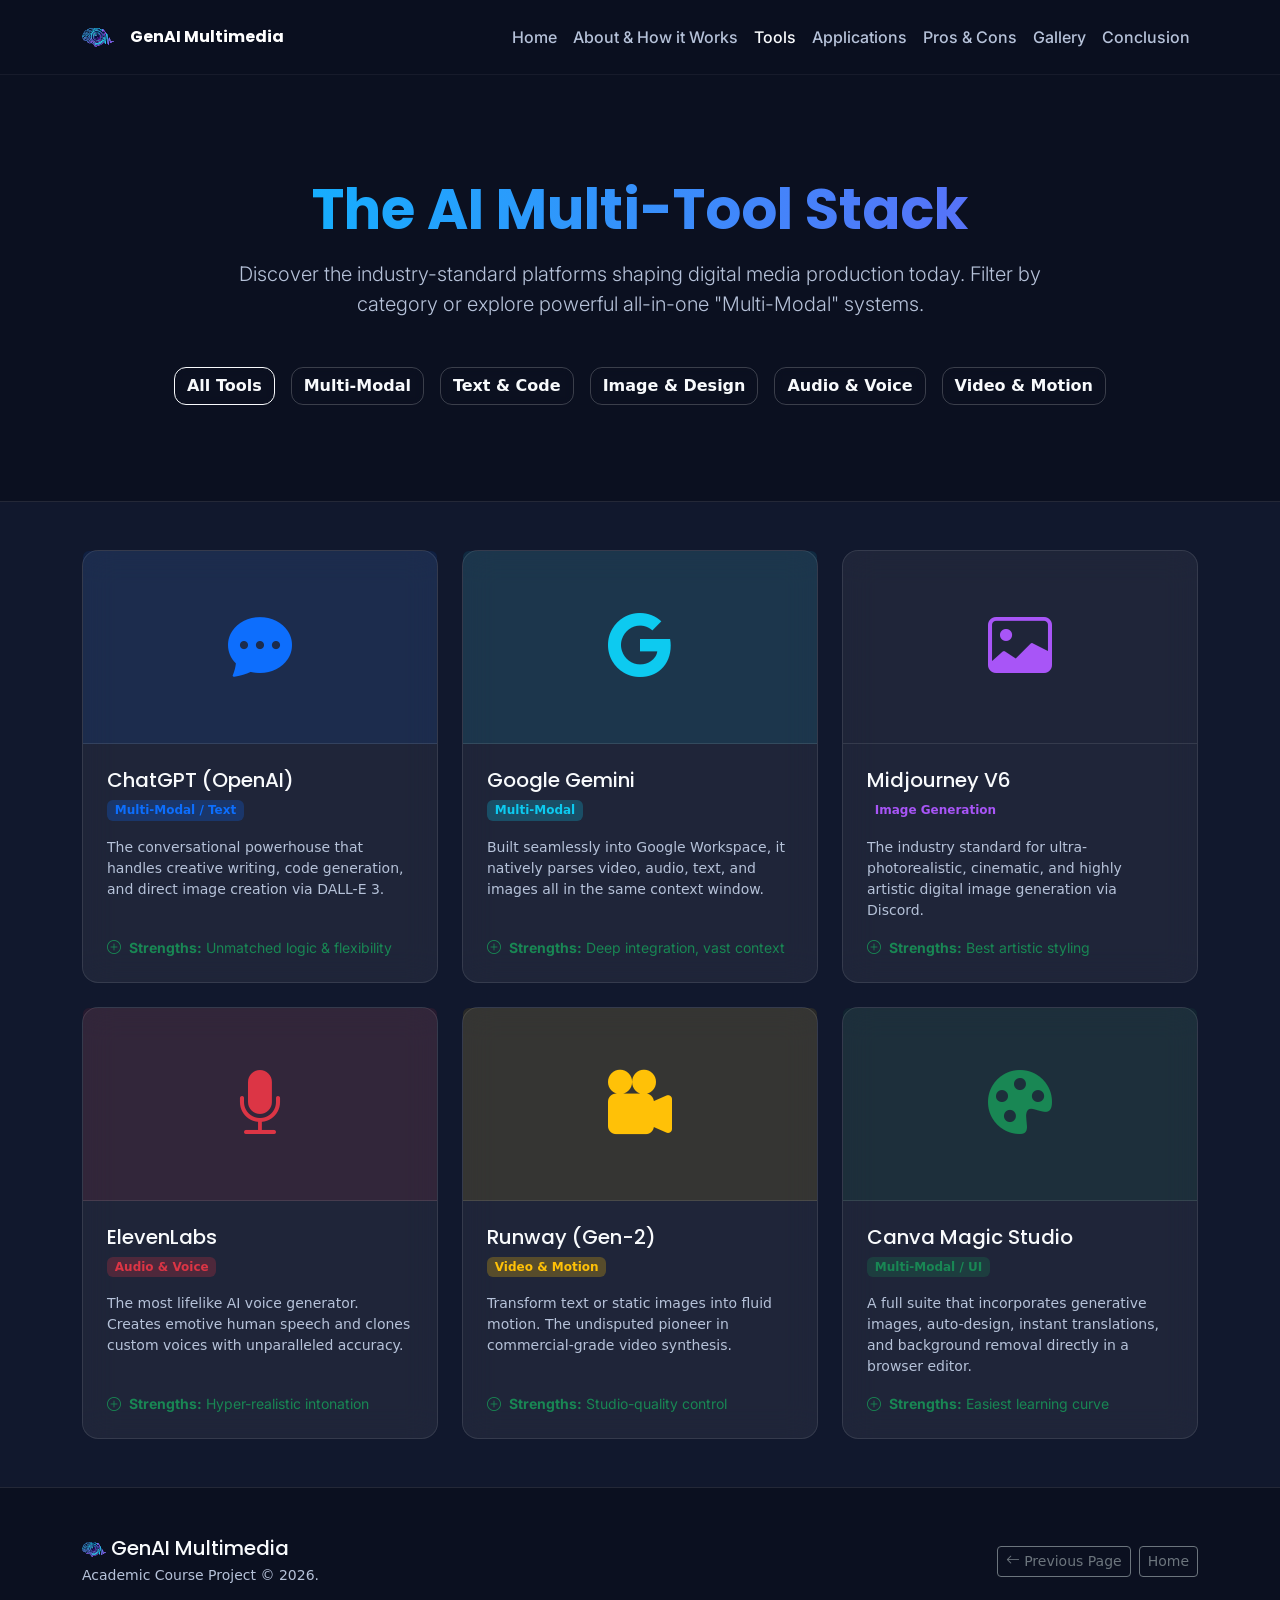
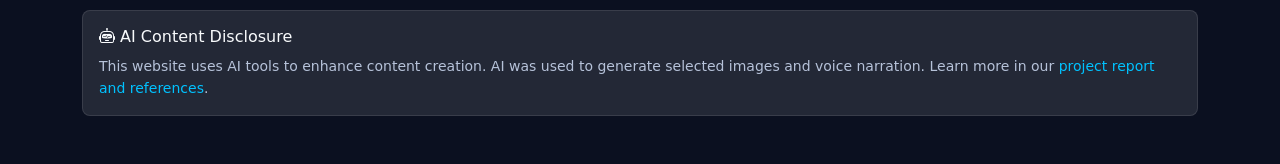
<file: tools.html>
<!DOCTYPE html>
<html lang="en">

<head>
    <meta charset="UTF-8">
    <meta name="viewport" content="width=device-width, initial-scale=1.0">
    <title>Generative AI Tools | Generative AI in Multimedia Systems</title>
    <link rel="icon" type="image/x-icon" href="./assets/images/logo/logo.svg">
    <link
        href="https://fonts.googleapis.com/css2?family=Inter:wght@300;400;500;600&family=Poppins:wght@500;600;700;800&display=swap"
        rel="stylesheet">
    <link href="https://cdn.jsdelivr.net/npm/bootstrap@5.3.2/dist/css/bootstrap.min.css" rel="stylesheet">
    <link rel="stylesheet" href="https://cdn.jsdelivr.net/npm/bootstrap-icons@1.11.1/font/bootstrap-icons.css">
    <link href="https://cdn.jsdelivr.net/npm/aos@2.3.4/dist/aos.css" rel="stylesheet">
    <link rel="stylesheet" href="assets/css/utilities.css">
    <link rel="stylesheet" href="assets/css/main.css">
    <link rel="stylesheet" href="assets/css/animations.css">
</head>

<body class="dark-theme d-flex flex-column min-vh-100">

    <nav class="navbar navbar-expand-lg navbar-dark fixed-top custom-navbar" id="mainNav">
        <div class="container">
            <a class="navbar-brand d-flex align-items-center" href="index.html">
                <img src="assets/images/logo/logo.svg" alt="Logo" class="me-2 me-md-3"
                    style="width: 32px; height: 32px; object-fit: contain;">
                <span class="font-poppins fw-bold fs-6 fs-md-5">GenAI Multimedia</span>
            </a>
            <button class="navbar-toggler border-0 px-2 py-1" type="button" data-bs-toggle="collapse"
                data-bs-target="#navbarNav" aria-controls="navbarNav" aria-expanded="false"
                aria-label="Toggle navigation">
                <span class="navbar-toggler-icon"></span>
            </button>
            <div class="collapse navbar-collapse mt-3 mt-lg-0" id="navbarNav">
                <ul class="navbar-nav ms-auto font-inter text-center text-lg-start">
                    <li class="nav-item"><a class="nav-link py-2 py-lg-0" href="index.html">Home</a></li>
                    <li class="nav-item"><a class="nav-link py-2 py-lg-0" href="about.html">About & How it Works</a>
                    </li>
                    <li class="nav-item"><a class="nav-link py-2 py-lg-0 active" href="tools.html">Tools</a></li>
                    <li class="nav-item"><a class="nav-link py-2 py-lg-0" href="applications.html">Applications</a></li>
                    <li class="nav-item"><a class="nav-link py-2 py-lg-0" href="ethics.html">Pros & Cons</a></li>
                    <li class="nav-item"><a class="nav-link py-2 py-lg-0" href="gallery.html">Gallery</a></li>
                    <li class="nav-item"><a class="nav-link py-2 py-lg-0" href="credits.html">Conclusion</a></li>
                </ul>
            </div>
        </div>
    </nav>

    <header class="py-96 position-relative border-bottom border-light-subtle" style="margin-top: 80px;">
        <div class="container text-center">
            <h1 class="display-4 font-poppins fw-bold text-gradient" data-aos="fade-down">The AI Multi-Tool Stack</h1>
            <p class="lead text-secondary max-w-reading mt-3 font-inter mx-auto" data-aos="fade-up">
                Discover the industry-standard platforms shaping digital media production today. Filter by category or
                explore powerful all-in-one "Multi-Modal" systems.
            </p>

            <div class="mt-5 d-flex gap-3 flex-wrap justify-content-center" data-aos="fade-up" id="tool-filters">
                <button class="btn btn-outline-glass active" data-filter="all">All Tools</button>
                <button class="btn btn-outline-glass" data-filter="multi">Multi-Modal</button>
                <button class="btn btn-outline-glass" data-filter="text">Text & Code</button>
                <button class="btn btn-outline-glass" data-filter="image">Image & Design</button>
                <button class="btn btn-outline-glass" data-filter="audio">Audio & Voice</button>
                <button class="btn btn-outline-glass" data-filter="video">Video & Motion</button>
            </div>
        </div>
    </header>

    <section class="py-5 glass-section">
        <div class="container">
            <div class="row g-4" id="tools-grid">

                <div class="col-md-6 col-lg-4 tool-card" data-category="multi" data-category2="text" data-aos="fade-up">
                    <div class="glass-card h-100 feature-card p-0 d-flex flex-column">
                        <div
                            class="bg-primary bg-opacity-10 py-5 text-center text-primary border-bottom border-light-subtle rounded-top">
                            <i class="bi bi-chat-dots-fill" style="font-size: 4rem;"></i>
                        </div>
                        <div class="p-4 flex-grow-1 d-flex flex-column">
                            <h4 class="font-poppins h5">ChatGPT (OpenAI)</h4>
                            <span class="badge bg-primary bg-opacity-25 text-primary d-inline-table mb-3"
                                style="width:fit-content;">Multi-Modal / Text</span>
                            <small class="text-secondary mb-3 d-block">The conversational powerhouse that handles
                                creative writing, code generation, and direct image creation via DALL-E 3.</small>
                            <div class="mt-auto">
                                <ul class="list-unstyled small mb-0 font-inter">
                                    <li class="text-success"><i
                                            class="bi bi-plus-circle me-2"></i><strong>Strengths:</strong> Unmatched
                                        logic & flexibility</li>
                                </ul>
                            </div>
                        </div>
                    </div>
                </div>

                <div class="col-md-6 col-lg-4 tool-card" data-category="multi" data-aos="fade-up" data-aos-delay="100">
                    <div class="glass-card h-100 feature-card p-0 d-flex flex-column">
                        <div
                            class="bg-info bg-opacity-10 py-5 text-center text-info border-bottom border-light-subtle rounded-top">
                            <i class="bi bi-google" style="font-size: 4rem;"></i>
                        </div>
                        <div class="p-4 flex-grow-1 d-flex flex-column">
                            <h4 class="font-poppins h5">Google Gemini</h4>
                            <span class="badge bg-info bg-opacity-25 text-info d-inline-table mb-3"
                                style="width:fit-content;">Multi-Modal</span>
                            <small class="text-secondary mb-3 d-block">Built seamlessly into Google Workspace, it
                                natively parses video, audio, text, and images all in the same context window.</small>
                            <div class="mt-auto">
                                <ul class="list-unstyled small mb-0 font-inter">
                                    <li class="text-success"><i
                                            class="bi bi-plus-circle me-2"></i><strong>Strengths:</strong> Deep
                                        integration, vast context</li>
                                </ul>
                            </div>
                        </div>
                    </div>
                </div>

                <div class="col-md-6 col-lg-4 tool-card" data-category="image" data-aos="fade-up" data-aos-delay="200">
                    <div class="glass-card h-100 feature-card p-0 d-flex flex-column">
                        <div class="bg-purple bg-opacity-10 py-5 text-center border-bottom border-light-subtle rounded-top"
                            style="color: #a855f7;">
                            <i class="bi bi-image" style="font-size: 4rem;"></i>
                        </div>
                        <div class="p-4 flex-grow-1 d-flex flex-column">
                            <h4 class="font-poppins h5">Midjourney V6</h4>
                            <span class="badge bg-purple bg-opacity-25 d-inline-table mb-3"
                                style="width:fit-content; color: #a855f7;">Image Generation</span>
                            <small class="text-secondary mb-3 d-block">The industry standard for ultra-photorealistic,
                                cinematic, and highly artistic digital image generation via Discord.</small>
                            <div class="mt-auto">
                                <ul class="list-unstyled small mb-0 font-inter">
                                    <li class="text-success"><i
                                            class="bi bi-plus-circle me-2"></i><strong>Strengths:</strong> Best artistic
                                        styling</li>
                                </ul>
                            </div>
                        </div>
                    </div>
                </div>

                <div class="col-md-6 col-lg-4 tool-card" data-category="audio" data-aos="fade-up">
                    <div class="glass-card h-100 feature-card p-0 d-flex flex-column">
                        <div
                            class="bg-danger bg-opacity-10 py-5 text-center text-danger border-bottom border-light-subtle rounded-top">
                            <i class="bi bi-mic-fill" style="font-size: 4rem;"></i>
                        </div>
                        <div class="p-4 flex-grow-1 d-flex flex-column">
                            <h4 class="font-poppins h5">ElevenLabs</h4>
                            <span class="badge bg-danger bg-opacity-25 text-danger d-inline-table mb-3"
                                style="width:fit-content;">Audio & Voice</span>
                            <small class="text-secondary mb-3 d-block">The most lifelike AI voice generator. Creates
                                emotive human speech and clones custom voices with unparalleled accuracy.</small>
                            <div class="mt-auto">
                                <ul class="list-unstyled small mb-0 font-inter">
                                    <li class="text-success"><i
                                            class="bi bi-plus-circle me-2"></i><strong>Strengths:</strong>
                                        Hyper-realistic intonation</li>
                                </ul>
                            </div>
                        </div>
                    </div>
                </div>

                <div class="col-md-6 col-lg-4 tool-card" data-category="video" data-aos="fade-up" data-aos-delay="100">
                    <div class="glass-card h-100 feature-card p-0 d-flex flex-column">
                        <div
                            class="bg-warning bg-opacity-10 py-5 text-center text-warning border-bottom border-light-subtle rounded-top">
                            <i class="bi bi-camera-reels-fill" style="font-size: 4rem;"></i>
                        </div>
                        <div class="p-4 flex-grow-1 d-flex flex-column">
                            <h4 class="font-poppins h5">Runway (Gen-2)</h4>
                            <span class="badge bg-warning bg-opacity-25 text-warning d-inline-table mb-3"
                                style="width:fit-content;">Video & Motion</span>
                            <small class="text-secondary mb-3 d-block">Transform text or static images into fluid
                                motion. The undisputed pioneer in commercial-grade video synthesis.</small>
                            <div class="mt-auto">
                                <ul class="list-unstyled small mb-0 font-inter">
                                    <li class="text-success"><i
                                            class="bi bi-plus-circle me-2"></i><strong>Strengths:</strong>
                                        Studio-quality control</li>
                                </ul>
                            </div>
                        </div>
                    </div>
                </div>

                <div class="col-md-6 col-lg-4 tool-card" data-category="multi" data-category2="image" data-aos="fade-up"
                    data-aos-delay="200">
                    <div class="glass-card h-100 feature-card p-0 d-flex flex-column">
                        <div
                            class="bg-success bg-opacity-10 py-5 text-center text-success border-bottom border-light-subtle rounded-top">
                            <i class="bi bi-palette-fill" style="font-size: 4rem;"></i>
                        </div>
                        <div class="p-4 flex-grow-1 d-flex flex-column">
                            <h4 class="font-poppins h5">Canva Magic Studio</h4>
                            <span class="badge bg-success bg-opacity-25 text-success d-inline-table mb-3"
                                style="width:fit-content;">Multi-Modal / UI</span>
                            <small class="text-secondary mb-3 d-block">A full suite that incorporates generative images,
                                auto-design, instant translations, and background removal directly in a browser
                                editor.</small>
                            <div class="mt-auto">
                                <ul class="list-unstyled small mb-0 font-inter">
                                    <li class="text-success"><i
                                            class="bi bi-plus-circle me-2"></i><strong>Strengths:</strong> Easiest
                                        learning curve</li>
                                </ul>
                            </div>
                        </div>
                    </div>
                </div>
            </div>
        </div>
    </section>

    <footer class="footer py-5 mt-auto border-top border-light-subtle glass-footer">
        <div class="container">
            <div class="row align-items-center mb-4">
                <div class="col-md-6 text-center text-md-start mb-3 mb-md-0">
                    <h5 class="font-poppins mb-1"><img src="assets/images/logo/logo.svg" alt="Logo"
                            style="width: 24px; height: 24px; object-fit: contain;"> GenAI Multimedia</h5>
                    <p class="small text-secondary mb-0">Academic Course Project &copy; 2026.</p>
                </div>
                <div class="col-md-6 text-center text-md-end">
                    <div class="footer-navigation d-inline-flex gap-2">
                        <button class="btn btn-outline-secondary btn-sm" onclick="history.back()"><i
                                class="bi bi-arrow-left"></i> Previous Page</button>
                        <a href="index.html" class="btn btn-outline-secondary btn-sm">Home</a>
                    </div>
                </div>
            </div>

            <div class="row">
                <div class="col-12 text-center text-md-start">
                    <div class="p-3 rounded-3 bg-opacity-10 bg-white border border-light-subtle">
                        <h6 class="text-accent-teal fs-6 mb-2"><i class="bi bi-robot"></i> AI Content Disclosure</h6>
                        <p class="small text-secondary mb-0" style="line-height: 1.6;">
                            This website uses AI tools to enhance content creation. AI was used to generate selected
                            images and voice narration. Learn more in our <a href="credits.html"
                                class="text-accent-cyan text-decoration-none">project report and references</a>.
                        </p>
                    </div>
                </div>
            </div>
        </div>
    </footer>

    <script src="https://cdn.jsdelivr.net/npm/bootstrap@5.3.2/dist/js/bootstrap.bundle.min.js"></script>
    <script src="https://cdn.jsdelivr.net/npm/aos@2.3.4/dist/aos.js"></script>
    <script src="assets/js/animations.js"></script>
    <script src="assets/js/filters.js"></script>

</body>

</html>
</file>
<file: assets/css/utilities.css>
/* utilities.css: Additional layout spacing and generic overrides */

/* Container Max-Width Constraint Strategy from Specs */
.container {
    max-width: 1140px;
}

.max-w-reading {
    max-width: 860px;
    margin-left: auto;
    margin-right: auto;
}

/* Spacer utilities */
.py-96 {
    padding-top: 96px;
    padding-bottom: 96px;
}

.py-64 {
    padding-top: 64px;
    padding-bottom: 64px;
}

.glass-panel {
    background: rgba(255, 255, 255, 0.03);
    border: 1px solid rgba(255, 255, 255, 0.05);
    border-radius: 24px;
    padding: 3rem;
}

/* Image Cover */
.img-cover {
    object-fit: cover;
    width: 100%;
}

/* Gallery Hover Effects */
.group-hover:hover .transition-opacity {
    opacity: 1 !important;
}

.group-hover:hover img.transition-transform {
    transform: scale(1.05);
}

.transition-transform {
    transition: transform 0.4s ease;
}
</file>
<file: assets/css/main.css>
/* 
  main.css: Core theming, colors, and layout for GenAI Multimedia Site
*/

:root {
    /* Color Palette */
    --bg-primary: #0B1020;
    --bg-secondary: #11182D;
    --surface-card: rgba(255, 255, 255, 0.06);
    --border-glow: rgba(0, 194, 255, 0.25);

    --accent-cyan: #00C2FF;
    --accent-purple: #6D5EF7;
    --accent-teal: #17F1D1;

    --text-primary: #F8FAFC;
    --text-secondary: #B6C2D9;
}

html,
body {
    overflow-x: hidden;
    width: 100%;
    position: relative;
}

body.dark-theme {
    background-color: var(--bg-primary);
    color: var(--text-primary);
}

.font-poppins {
    font-family: 'Poppins', sans-serif;
}

.font-inter {
    font-family: 'Inter', sans-serif;
}

/* Typography Colors */
.text-secondary {
    color: var(--text-secondary) !important;
}

.text-accent-cyan {
    color: var(--accent-cyan);
}

.text-accent-purple {
    color: var(--accent-purple);
}

.text-gradient {
    background: linear-gradient(90deg, var(--accent-cyan), var(--accent-purple));
    -webkit-background-clip: text;
    -webkit-text-fill-color: transparent;
}

/* Glassmorphism & UI Components */
.glass-card {
    background: var(--surface-card);
    backdrop-filter: blur(16px);
    -webkit-backdrop-filter: blur(16px);
    border: 1px solid rgba(255, 255, 255, 0.1);
    border-radius: 16px;
    transition: transform 0.3s ease, border-color 0.3s ease, box-shadow 0.3s ease;
}

.glass-card:hover {
    border-color: var(--border-glow);
    box-shadow: 0 8px 32px rgba(0, 194, 255, 0.15);
}

/* Navigation */
.custom-navbar {
    background: rgba(11, 16, 32, 0.85);
    backdrop-filter: blur(12px);
    border-bottom: 1px solid rgba(255, 255, 255, 0.05);
    padding-top: 1rem;
    padding-bottom: 1rem;
    transition: all 0.3s ease;
}

.navbar-nav .nav-link {
    color: var(--text-secondary);
    font-weight: 500;
    transition: color 0.2s ease;
}

.navbar-nav .nav-link:hover,
.navbar-nav .nav-link.active {
    color: var(--text-primary);
}

/* Buttons */
.badge-custom {
    display: inline-block;
    padding: 0.4rem 1rem;
    background: rgba(109, 94, 247, 0.15);
    color: var(--accent-purple);
    border-radius: 999px;
    font-size: 0.875rem;
    font-weight: 600;
    letter-spacing: 0.5px;
    border: 1px solid rgba(109, 94, 247, 0.3);
}

.btn-primary-gradient {
    background: linear-gradient(135deg, var(--accent-purple), var(--accent-cyan));
    color: white;
    border: none;
    font-weight: 600;
    border-radius: 12px;
    transition: transform 0.2s ease, box-shadow 0.2s ease;
}

.btn-primary-gradient:hover {
    color: white;
    box-shadow: 0 4px 20px rgba(0, 194, 255, 0.4);
    transform: translateY(-2px);
}

.btn-outline-glass {
    background: transparent;
    color: var(--text-primary);
    border: 1px solid rgba(255, 255, 255, 0.2);
    font-weight: 600;
    border-radius: 12px;
    backdrop-filter: blur(4px);
    transition: all 0.2s ease;
}

.btn-outline-glass:hover {
    color: white;
    border-color: var(--accent-cyan);
    background: rgba(0, 194, 255, 0.1);
    transform: translateY(-2px);
}

/* Base structural fixes */
.border-light-subtle {
    border-color: rgba(255, 255, 255, 0.1) !important;
}

.glass-section {
    background-color: var(--bg-secondary);
}

.glass-footer {
    background: var(--bg-primary);
}

/* Hero Graphic Placeholder styles */
.hero-visual-wrapper {
    perspective: 1000px;
}

.hero-img {
    width: 100%;
    height: auto;
    aspect-ratio: 16/10;
    background: #11182D;
    object-fit: cover;
}

.glow-orb {
    position: absolute;
    top: 50%;
    left: 50%;
    transform: translate(-50%, -50%);
    width: 60%;
    height: 60%;
    background: radial-gradient(circle, rgba(109, 94, 247, 0.5) 0%, rgba(0, 0, 0, 0) 70%);
    filter: blur(40px);
    z-index: -1;
    border-radius: 50%;
}
</file>
<file: assets/css/animations.css>
/* animations.css: Custom animations for GenAI Multimedia Site */

/* Keyframes for Hero Floating Effect */
@keyframes float {
    0% {
        transform: translateY(0px) scale(1.0);
    }

    50% {
        transform: translateY(-15px) scale(1.02);
    }

    100% {
        transform: translateY(0px) scale(1.0);
    }
}

.hero-visual-wrapper .hero-img {
    animation: float 6s ease-in-out infinite;
}

@keyframes pulseGlow {
    0% {
        opacity: 0.5;
        transform: translate(-50%, -50%) scale(1);
    }

    50% {
        opacity: 0.8;
        transform: translate(-50%, -50%) scale(1.1);
    }

    100% {
        opacity: 0.5;
        transform: translate(-50%, -50%) scale(1);
    }
}

.glow-orb {
    animation: pulseGlow 8s infinite alternate ease-in-out;
}

/* Card Hover Lift */
.feature-card {
    transition: transform 0.4s cubic-bezier(0.25, 0.46, 0.45, 0.94),
        box-shadow 0.4s cubic-bezier(0.25, 0.46, 0.45, 0.94);
}

.feature-card:hover {
    transform: translateY(-8px);
    box-shadow: 0 10px 30px rgba(109, 94, 247, 0.2);
}
</file>
